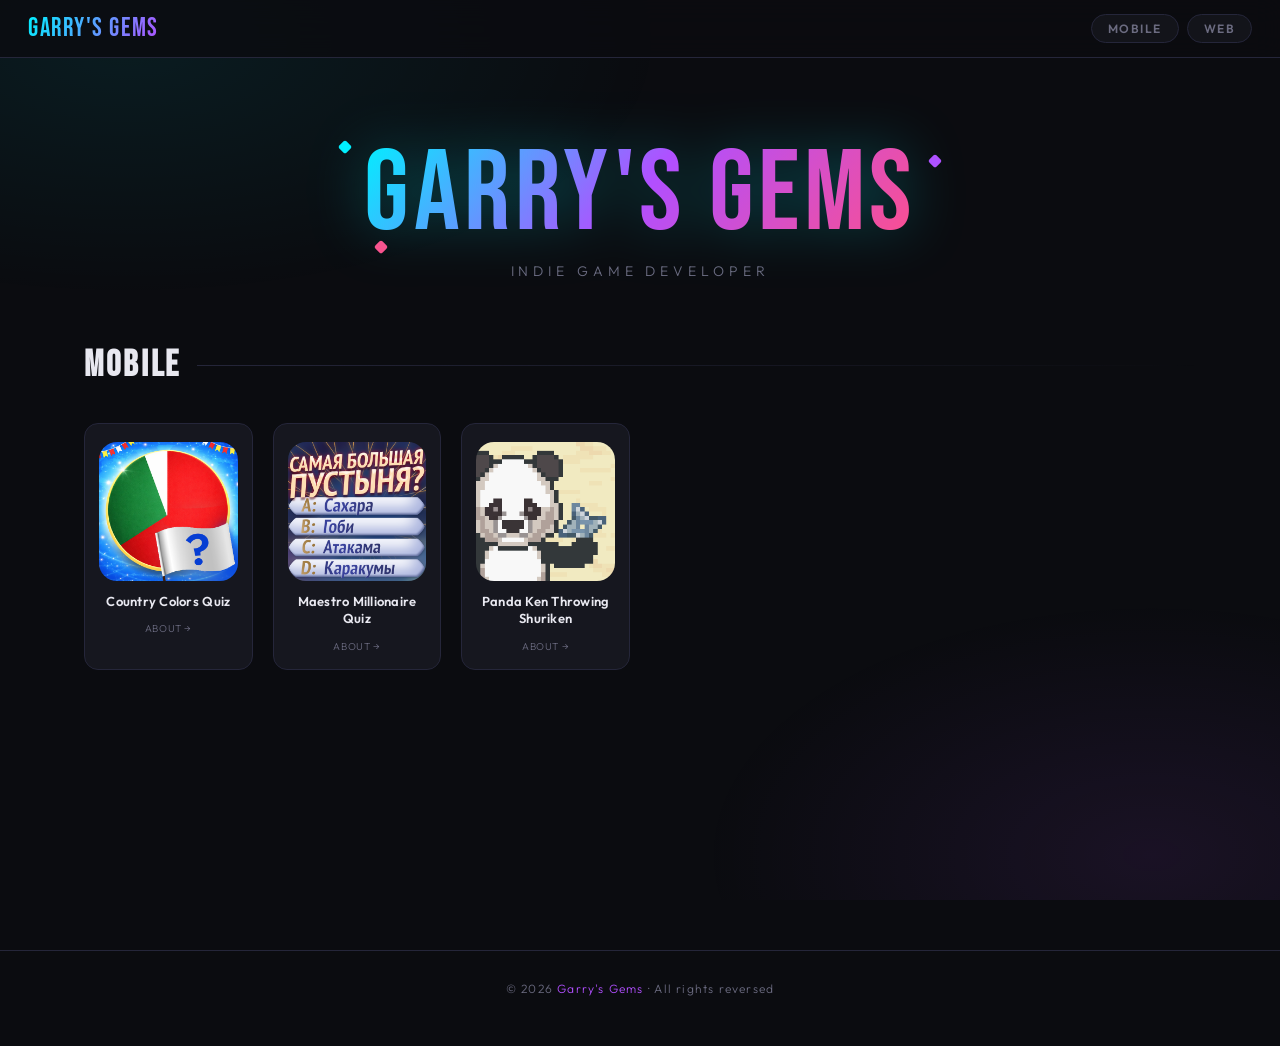
<file: index.html>
<!DOCTYPE html>
<html lang="ru">
<head>
  <meta charset="UTF-8"/>
  <meta name="viewport" content="width=device-width, initial-scale=1.0"/>
  <title>Garry's Gems — Games</title>
  <link rel="stylesheet" href="style.css"/>
  <style>
    /* ── HERO ── */
    .hero {
      position: relative;
      z-index: 10;
      text-align: center;
      padding: 80px 20px 64px;
    }
    .logo-wrap { display: inline-block; position: relative; }
    .logo {
      font-family: var(--font-display);
      font-size: clamp(58px, 11vw, 114px);
      letter-spacing: 0.04em;
      line-height: 1;
      background: linear-gradient(130deg, var(--gem1) 0%, var(--gem2) 50%, var(--gem3) 100%);
      -webkit-background-clip: text;
      -webkit-text-fill-color: transparent;
      background-clip: text;
      filter: drop-shadow(0 0 28px rgba(0,240,255,.3));
      animation: pulse-logo 4s ease-in-out infinite;
    }
    @keyframes pulse-logo {
      0%,100% { filter: drop-shadow(0 0 28px rgba(0,240,255,.3)); }
      50%      { filter: drop-shadow(0 0 48px rgba(177,79,255,.5)); }
    }
    .logo-sub {
      font-size: clamp(11px, 2vw, 14px);
      letter-spacing: 0.35em;
      text-transform: uppercase;
      color: var(--muted);
      margin-top: 10px;
    }
    .gem-deco {
      position: absolute;
      width: 10px; height: 10px;
      border-radius: 2px;
      transform: rotate(45deg);
      animation: float 3s ease-in-out infinite;
    }
    .gem-deco:nth-child(1) { background:var(--gem1); top:4px;  left:-24px; animation-delay:0s; }
    .gem-deco:nth-child(2) { background:var(--gem2); top:18px; right:-24px;animation-delay:.8s; }
    .gem-deco:nth-child(3) { background:var(--gem3); bottom:0; left:12px;  animation-delay:1.6s;}
    @keyframes float {
      0%,100% { transform:rotate(45deg) translateY(0); }
      50%      { transform:rotate(45deg) translateY(-6px); }
    }

    /* ── SECTION SPACING ── */
    .games-section { margin-bottom: 72px; }
    .android-icon  { background: linear-gradient(135deg,#1db954,#0a7a38); }
    .yandex-icon   { background: linear-gradient(135deg,#ff6900,#c93a00); }
  </style>
</head>
<body>

<!-- NAV -->
<nav class="site-nav">
  <a class="nav-logo" href="index.html">Garry's Gems</a>
  <div class="nav-links">
    <a href="index.html#android">Mobile</a>
    <a href="index.html#yandex">Web</a>
  </div>
</nav>

<!-- HERO -->
<div class="hero">
  <div class="logo-wrap">
    <div class="gem-deco"></div>
    <div class="gem-deco"></div>
    <div class="gem-deco"></div>
    <div class="logo">Garry's Gems</div>
  </div>
  <p class="logo-sub">Indie Game Developer</p>
</div>

<main class="page-wrap">

  <!-- ANDROID -->
  <section class="games-section android-section reveal" id="android">
    <div class="section-header">
      <!-- <div class="section-icon android-icon">🤖</div> -->
      <h2 class="section-title">Mobile</h2>
      <div class="section-line"></div>
    </div>
    <div class="game-grid" id="android-grid"></div>
  </section>

  <!-- ЯНДЕКС -->
  <section class="games-section yandex-section reveal" id="yandex">
    <div class="section-header">
      <!-- <div class="section-icon yandex-icon">🎯</div> -->
      <!--<h2 class="section-title">Web</h2>
      <div class="section-line"></div>-->
    </div>
    <div class="game-grid" id="yandex-grid"></div>
  </section>

</main>

<footer class="site-footer">
  <!-- <div class="footer-links">
    <a href="terms.html">Terms of Use</a>
    <a href="privacy.html">Privacy Policy</a>
  </div> -->
  © 2026 <span>Garry's Gems</span> · All rights reversed
</footer>

<script src="main.js"></script>
<script>
/* ── GAME DATA ──
   icon:  путь к картинке (png/jpg/webp)
   Замените "images/gem-blaster.png" на реальные пути к иконкам.
   Ссылка ведёт на страницу описания игры.
*/
const androidGames = [
  { name: "Country Colors Quiz",   icon: "country-colors-quiz/flagquiz_icon.png",  url: "country-colors-quiz/game.html"  },
  { name: "Maestro Millionaire Quiz",   icon: "maestro-millionaire-quiz/playstore-icon.png",  url: "maestro-millionaire-quiz/game.html"  },
  { name: "Panda Ken Throwing Shuriken",    icon: "panda-ken-throwing-shuriken/pandaken.png",   url: "panda-ken-throwing-shuriken/game.html"   }
];

const yandexGames = [
 /* { name: "Crystal Drop",  icon: "images/icon-crystal-drop.png", url: "game.html?id=crystal-drop" },
  { name: "Dungeon Keys",  icon: "images/icon-dungeon-keys.png", url: "game.html?id=dungeon-keys" },
  { name: "Star Catcher",  icon: "images/icon-star-catcher.png", url: "game.html?id=star-catcher" },
  { name: "Block Party",   icon: "images/icon-block-party.png",  url: "game.html?id=block-party"  },*/
];

function renderGames(games, containerId) {
  const grid = document.getElementById(containerId);
  games.forEach(g => {
    const a = document.createElement('a');
    a.href = g.url;
    a.className = 'game-card';

    // иконка — картинка, при ошибке показываем заглушку
    a.innerHTML = `
      <img class="game-icon-img" src="${g.icon}" alt="${g.name}"
           onerror="this.style.display='none'; this.nextElementSibling.style.display='flex';">
      <div class="game-icon-placeholder" style="display:none;">🎮</div>
      <div class="game-name">${g.name}</div>
      <div class="game-badge">About →</div>
    `;
    grid.appendChild(a);
  });
}

renderGames(androidGames, 'android-grid');
renderGames(yandexGames,  'yandex-grid');
</script>
</body>
</html>
</file>
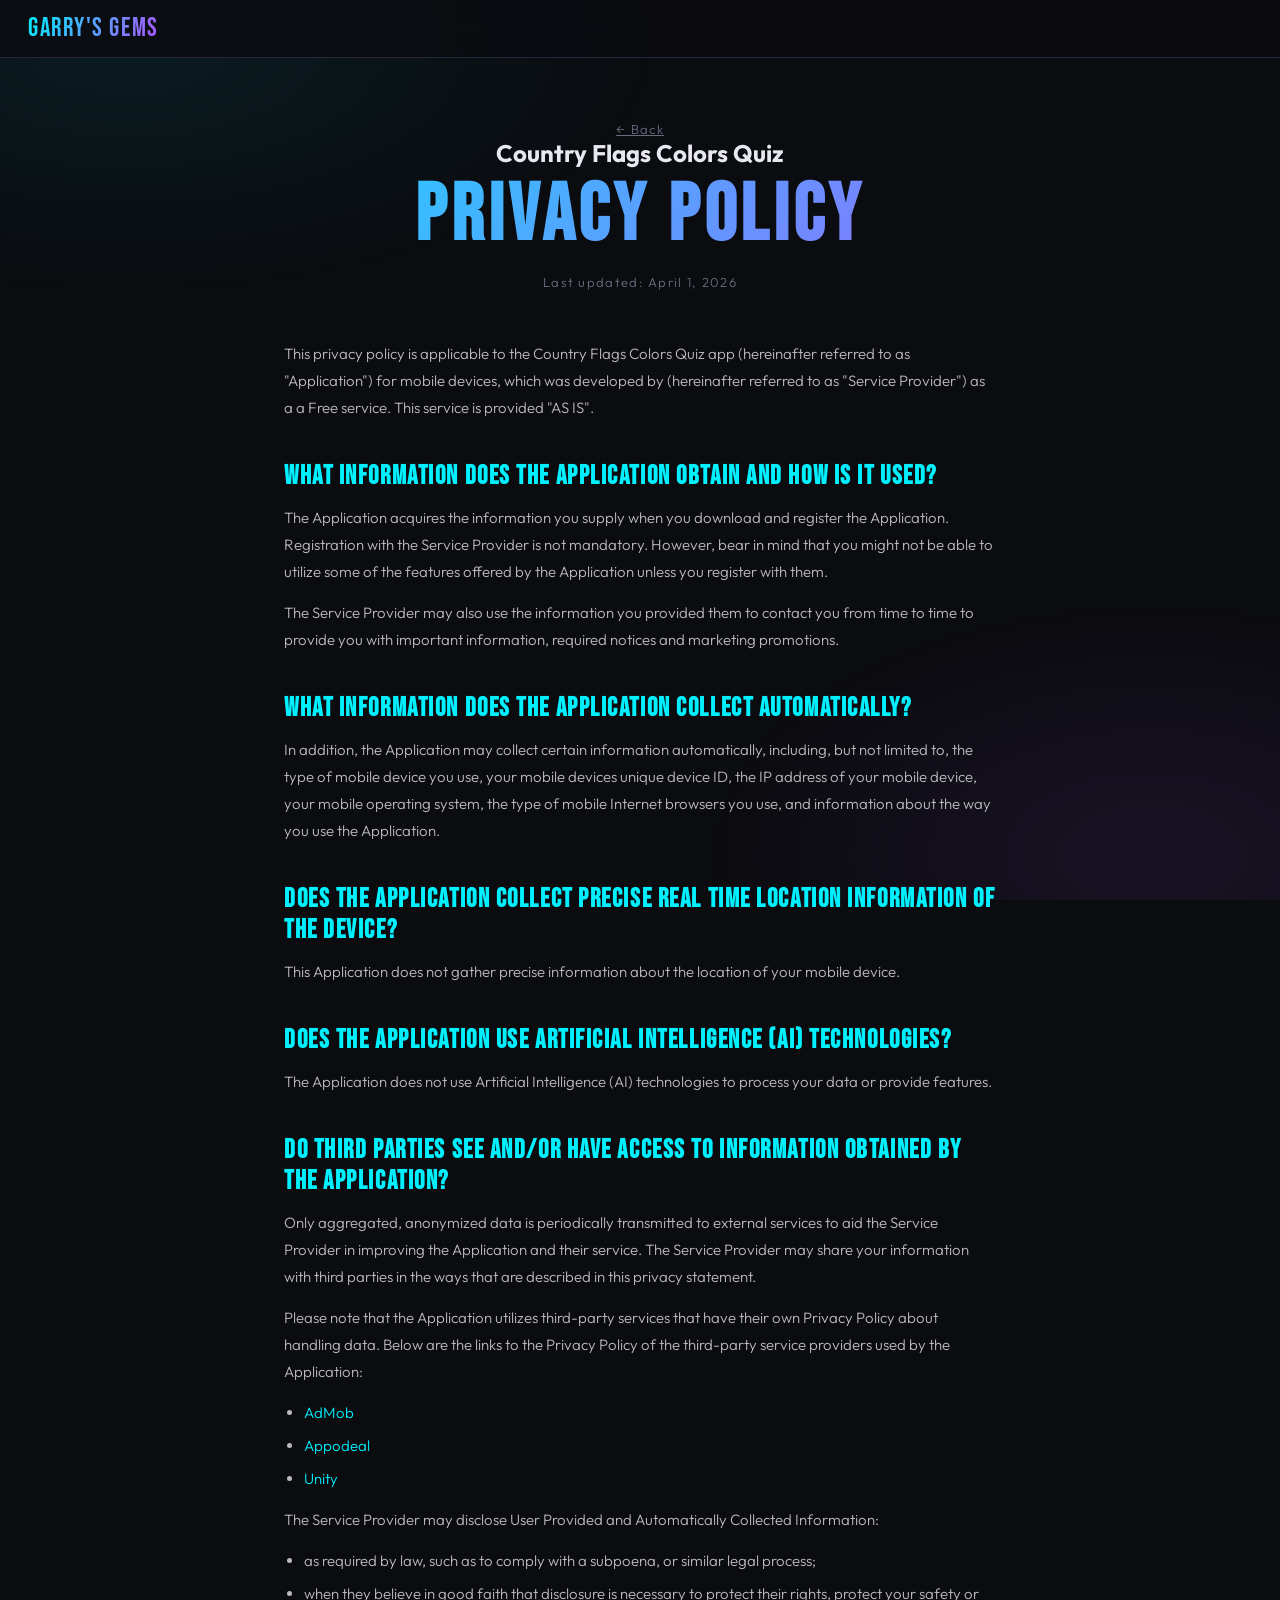
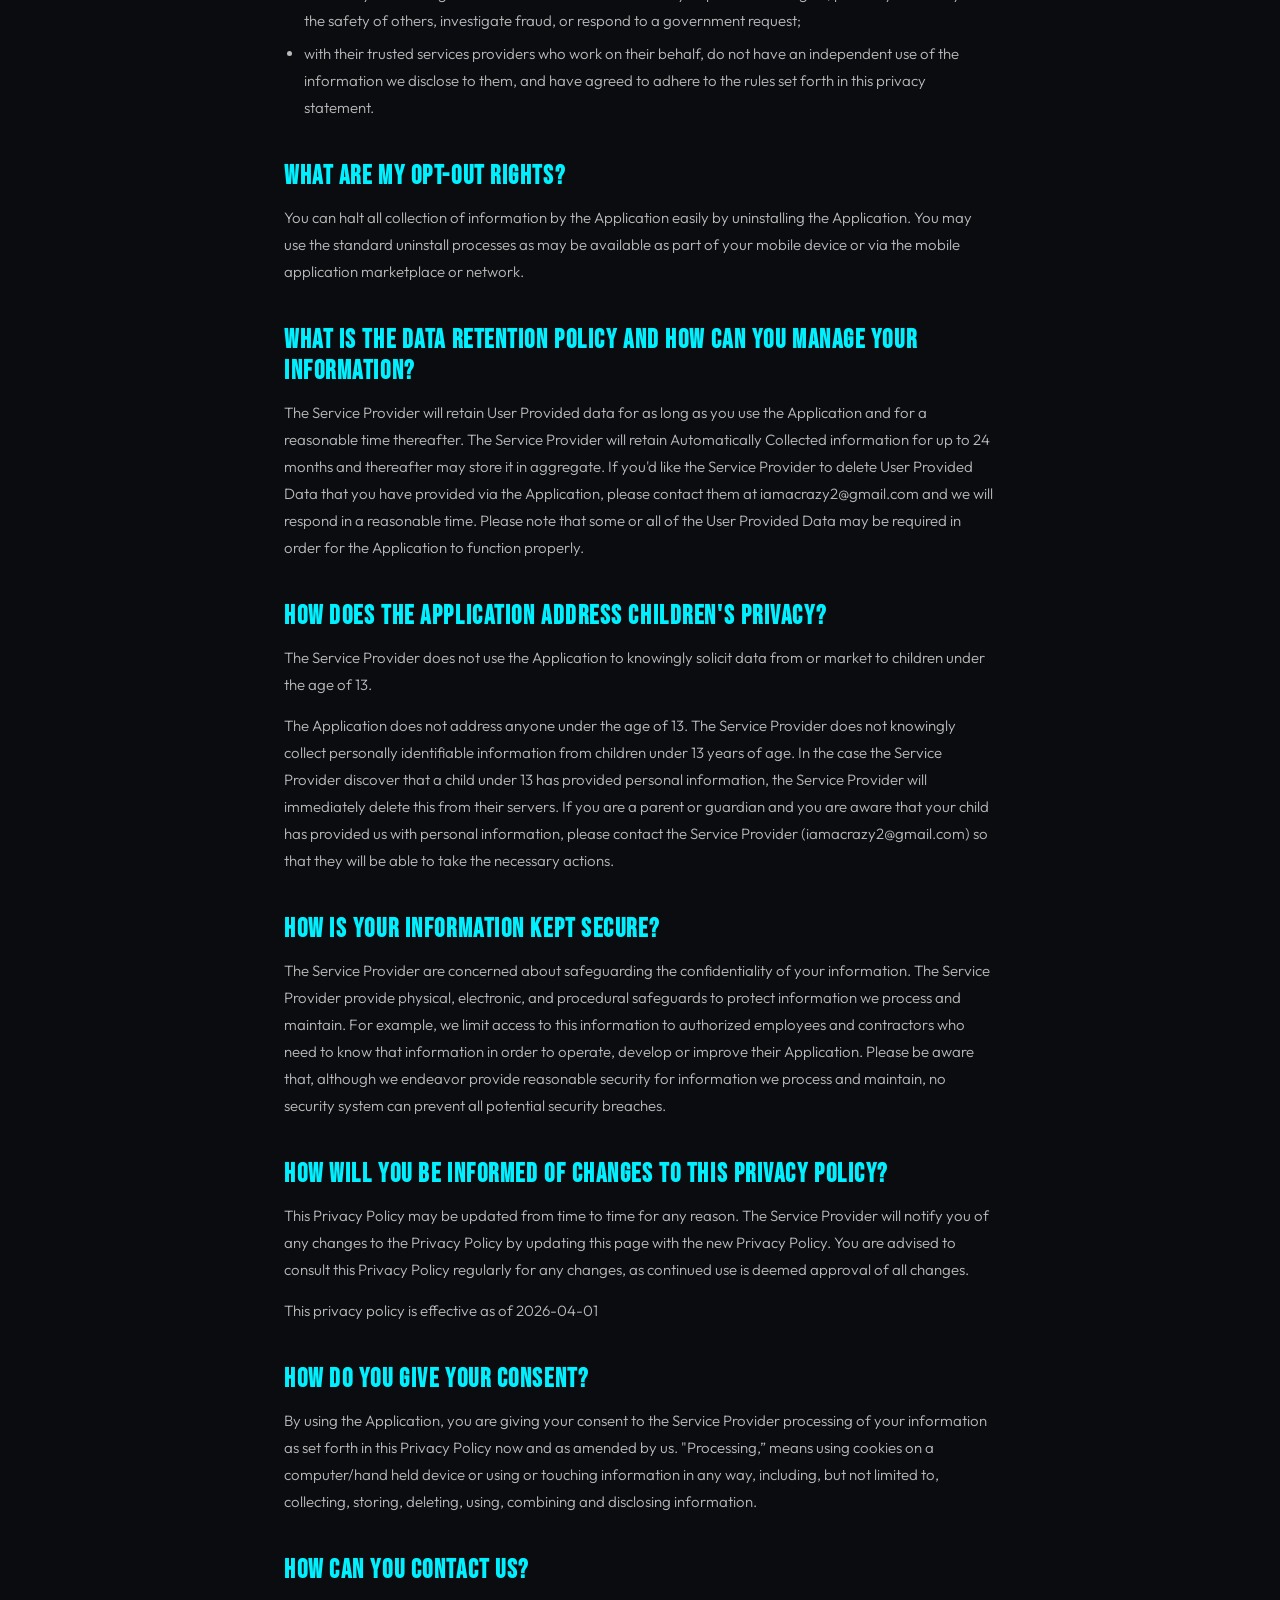
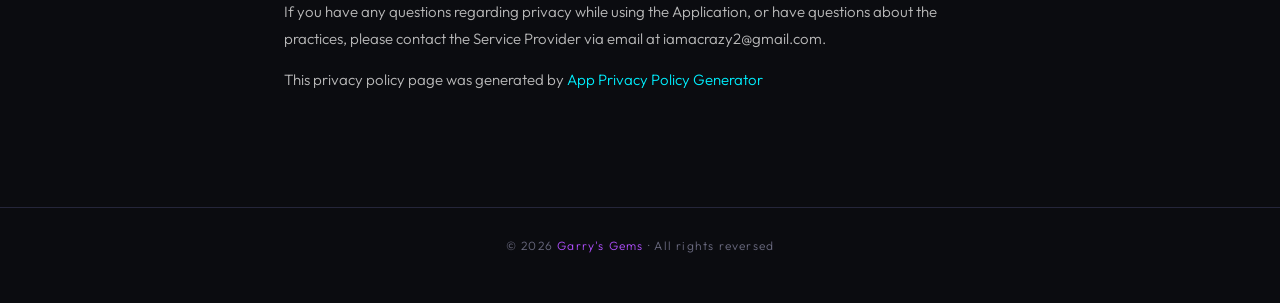
<file: country-colors-quiz/privacy.html>
<!DOCTYPE html>
<html lang="en">
<head>
  <meta charset="UTF-8"/>
  <meta name="viewport" content="width=device-width, initial-scale=1.0"/>
  <title>Privacy Policy — Country Flags Colors Quiz</title>
  <link rel="stylesheet" href="../style.css"/>
</head>
<body>

<nav class="site-nav">
  <a class="nav-logo" href="../index.html">Garry's Gems</a>
  <!--<div class="nav-links">
    <a href="index.html#android">Android</a>
    <a href="index.html#yandex">Яндекс</a>
  </div> -->
</nav>

<div class="legal-hero reveal">
  <a href="game.html" class="updated">← Back</a>

  <h2>Country Flags Colors Quiz</h2>
  <h1>Privacy Policy</h1>
  <p class="updated">Last updated: April 1, 2026</p>
</div>

<div class="legal-body">
<p>This privacy policy is applicable to the Country Flags Colors Quiz app (hereinafter referred to as "Application") for mobile devices, which was developed by  (hereinafter referred to as "Service Provider") as a a Free service. This service is provided "AS IS".</p>
<h2>What information does the Application obtain and how is it used?</h2>
<p>The Application acquires the information you supply when you download and register the Application. Registration with the Service Provider is not mandatory. However, bear in mind that you might not be able to utilize some of the features offered by the Application unless you register with them.</p>
<p>The Service Provider may also use the information you provided them to contact you from time to time to provide you with important information, required notices and marketing promotions.</p>
<h2>What information does the Application collect automatically?</h2>
<p>In addition, the Application may collect certain information automatically, including, but not limited to, the type of mobile device you use, your mobile devices unique device ID, the IP address of your mobile device, your mobile operating system, the type of mobile Internet browsers you use, and information about the way you use the Application.</p>
<h2>Does the Application collect precise real time location information of the device?</h2>
<p>This Application does not gather precise information about the location of your mobile device.</p>
<h2>Does the Application use Artificial Intelligence (AI) technologies?</h2>
<p>The Application does not use Artificial Intelligence (AI) technologies to process your data or provide features.</p>
<h2>Do third parties see and/or have access to information obtained by the Application?</h2>
<p>Only aggregated, anonymized data is periodically transmitted to external services to aid the Service Provider in improving the Application and their service. The Service Provider may share your information with third parties in the ways that are described in this privacy statement.</p>
<p>Please note that the Application utilizes third-party services that have their own Privacy Policy about handling data. Below are the links to the Privacy Policy of the third-party service providers used by the Application:</p>
<ul><li><a href="https://support.google.com/admob/answer/6128543?hl=en" target="_blank" rel="noopener noreferrer">AdMob</a></li><li><a href="https://www.appodeal.com/home/privacy-policy/" target="_blank" rel="noopener noreferrer">Appodeal</a></li><li><a href="https://unity3d.com/legal/privacy-policy" target="_blank" rel="noopener noreferrer">Unity</a></li></ul>
<p>The Service Provider may disclose User Provided and Automatically Collected Information:</p>
<ul><li>as required by law, such as to comply with a subpoena, or similar legal process;</li><li>when they believe in good faith that disclosure is necessary to protect their rights, protect your safety or the safety of others, investigate fraud, or respond to a government request;</li><li>with their trusted services providers who work on their behalf, do not have an independent use of the information we disclose to them, and have agreed to adhere to the rules set forth in this privacy statement.</li></ul>
<h2>What are my opt-out rights?</h2>
<p>You can halt all collection of information by the Application easily by uninstalling the Application. You may use the standard uninstall processes as may be available as part of your mobile device or via the mobile application marketplace or network.</p>
<h2>What is the data retention policy and how can you manage your information?</h2>
<p>The Service Provider will retain User Provided data for as long as you use the Application and for a reasonable time thereafter. The Service Provider will retain Automatically Collected information for up to 24 months and thereafter may store it in aggregate. If you'd like the Service Provider to delete User Provided Data that you have provided via the Application, please contact them at iamacrazy2@gmail.com and we will respond in a reasonable time. Please note that some or all of the User Provided Data may be required in order for the Application to function properly.</p>
<h2>How does the Application address children's privacy?</h2>
<p>The Service Provider does not use the Application to knowingly solicit data from or market to children under the age of 13.</p>
<p>The Application does not address anyone under the age of 13. The Service Provider does not knowingly collect personally identifiable information from children under 13 years of age. In the case the Service Provider discover that a child under 13 has provided personal information, the Service Provider will immediately delete this from their servers. If you are a parent or guardian and you are aware that your child has provided us with personal information, please contact the Service Provider (iamacrazy2@gmail.com) so that they will be able to take the necessary actions.</p>
<h2>How is your information kept secure?</h2>
<p>The Service Provider are concerned about safeguarding the confidentiality of your information. The Service Provider provide physical, electronic, and procedural safeguards to protect information we process and maintain. For example, we limit access to this information to authorized employees and contractors who need to know that information in order to operate, develop or improve their Application. Please be aware that, although we endeavor provide reasonable security for information we process and maintain, no security system can prevent all potential security breaches.</p>
<h2>How will you be informed of changes to this Privacy Policy?</h2>
<p>This Privacy Policy may be updated from time to time for any reason. The Service Provider will notify you of any changes to the Privacy Policy by updating this page with the new Privacy Policy. You are advised to consult this Privacy Policy regularly for any changes, as continued use is deemed approval of all changes.</p>
<p>This privacy policy is effective as of 2026-04-01</p>
<h2>How do you give your consent?</h2>
<p>By using the Application, you are giving your consent to the Service Provider processing of your information as set forth in this Privacy Policy now and as amended by us. "Processing,” means using cookies on a computer/hand held device or using or touching information in any way, including, but not limited to, collecting, storing, deleting, using, combining and disclosing information.</p>
<h2>How can you contact us?</h2>
<p>If you have any questions regarding privacy while using the Application, or have questions about the practices, please contact the Service Provider via email at iamacrazy2@gmail.com.</p>
<p>This privacy policy page was generated by <a href="https://app-privacy-policy-generator.nisrulz.com/" target="_blank" rel="noopener noreferrer">App Privacy Policy Generator</a></p>
</div>

<footer class="site-footer">
  <!-- <div class="footer-links">
    <a href="terms.html">Terms of Use</a>
    <a href="privacy.html">Privacy Policy</a>
  </div> -->
  © 2026 <span>Garry's Gems</span> · All rights reversed
</footer>

<script src="../main.js"></script>
</body>
</html>
</file>
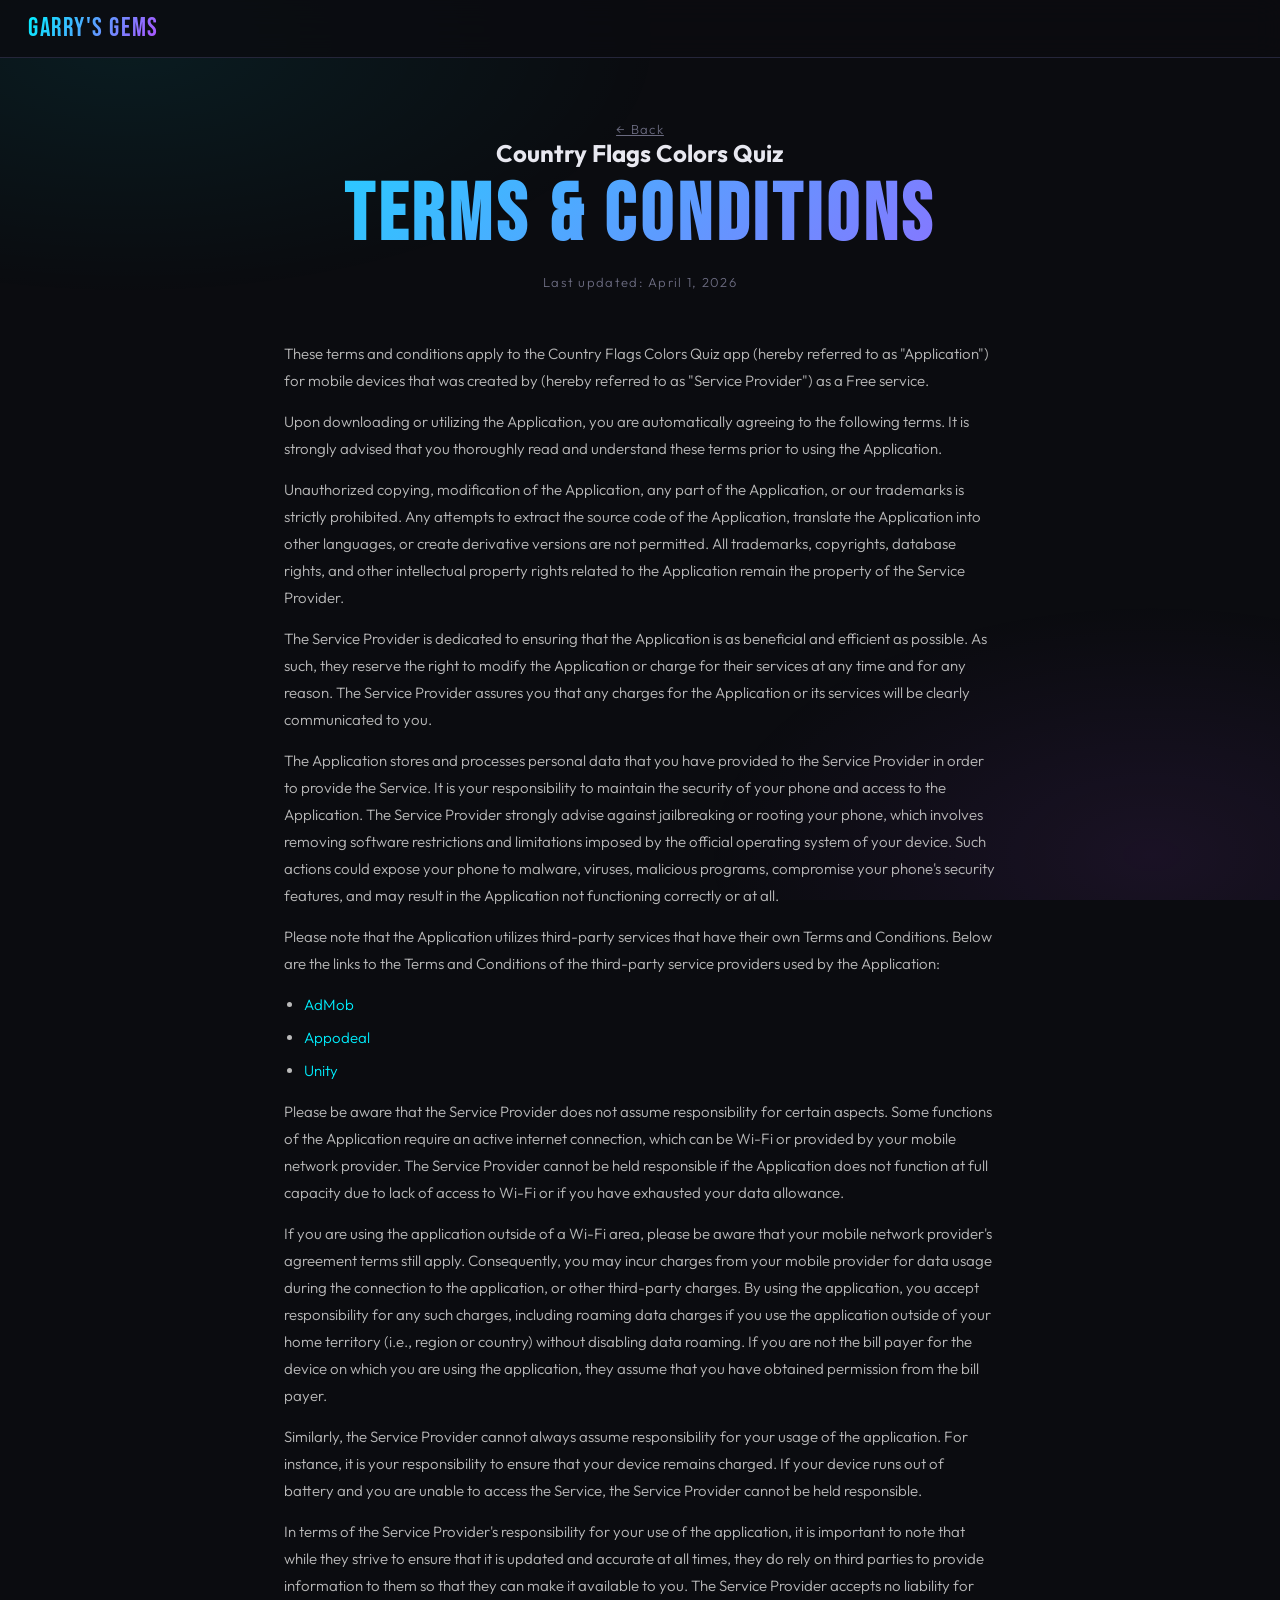
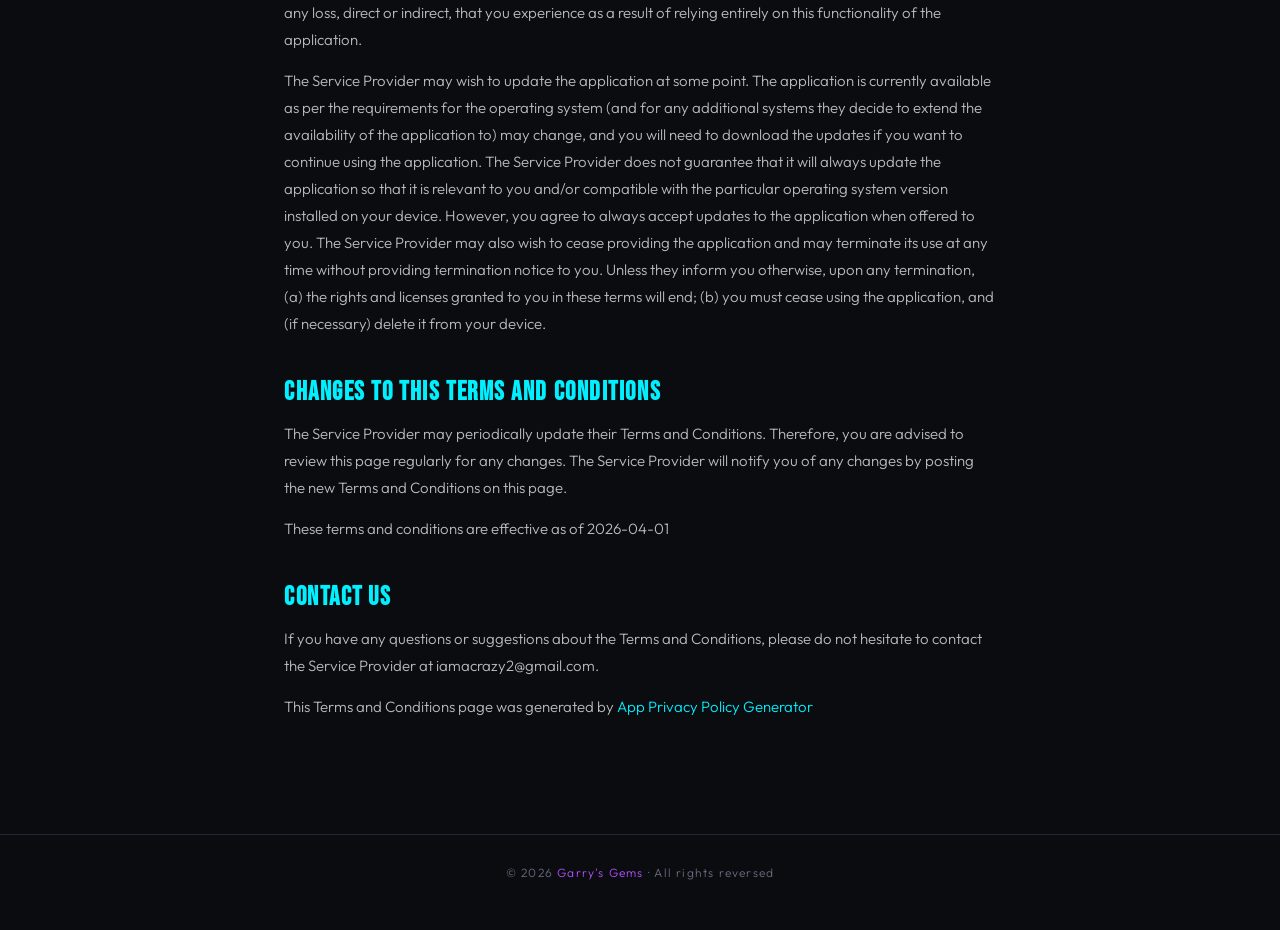
<file: country-colors-quiz/terms.html>
<!DOCTYPE html>
<html lang="en">
<head>
  <meta charset="UTF-8"/>
  <meta name="viewport" content="width=device-width, initial-scale=1.0"/>
  <title>Terms & Conditions — Country Flags Colors Quiz</title>
  <link rel="stylesheet" href="../style.css"/>
</head>
<body>

<nav class="site-nav">
  <a class="nav-logo" href="../index.html">Garry's Gems</a>
  <!--<div class="nav-links">
    <a href="index.html#android">Android</a>
    <a href="index.html#yandex">Яндекс</a>
  </div>-->
</nav>

<div class="legal-hero reveal">
  <a href="game.html" class="updated">← Back</a>

  <h2>Country Flags Colors Quiz</h2>
  <h1>Terms & Conditions</h1>
  <p class="updated">Last updated: April 1, 2026</p>
</div>

<div class="legal-body">
<p>These terms and conditions apply to the Country Flags Colors Quiz app (hereby referred to as "Application") for mobile devices that was created by  (hereby referred to as "Service Provider") as a Free service.</p>
<p>Upon downloading or utilizing the Application, you are automatically agreeing to the following terms. It is strongly advised that you thoroughly read and understand these terms prior to using the Application.</p>
<p>Unauthorized copying, modification of the Application, any part of the Application, or our trademarks is strictly prohibited. Any attempts to extract the source code of the Application, translate the Application into other languages, or create derivative versions are not permitted. All trademarks, copyrights, database rights, and other intellectual property rights related to the Application remain the property of the Service Provider.</p>
<p>The Service Provider is dedicated to ensuring that the Application is as beneficial and efficient as possible. As such, they reserve the right to modify the Application or charge for their services at any time and for any reason. The Service Provider assures you that any charges for the Application or its services will be clearly communicated to you.</p>
<p>The Application stores and processes personal data that you have provided to the Service Provider in order to provide the Service. It is your responsibility to maintain the security of your phone and access to the Application. The Service Provider strongly advise against jailbreaking or rooting your phone, which involves removing software restrictions and limitations imposed by the official operating system of your device. Such actions could expose your phone to malware, viruses, malicious programs, compromise your phone's security features, and may result in the Application not functioning correctly or at all.</p>
<p>Please note that the Application utilizes third-party services that have their own Terms and Conditions. Below are the links to the Terms and Conditions of the third-party service providers used by the Application:</p>
<ul><li><a href="https://developers.google.com/admob/terms" target="_blank" rel="noopener noreferrer">AdMob</a></li><li><a href="https://www.appodeal.com/home/terms-of-service/" target="_blank" rel="noopener noreferrer">Appodeal</a></li><li><a href="https://unity3d.com/legal/terms-of-service" target="_blank" rel="noopener noreferrer">Unity</a></li></ul>
<p>Please be aware that the Service Provider does not assume responsibility for certain aspects. Some functions of the Application require an active internet connection, which can be Wi-Fi or provided by your mobile network provider. The Service Provider cannot be held responsible if the Application does not function at full capacity due to lack of access to Wi-Fi or if you have exhausted your data allowance.</p>
<p>If you are using the application outside of a Wi-Fi area, please be aware that your mobile network provider's agreement terms still apply. Consequently, you may incur charges from your mobile provider for data usage during the connection to the application, or other third-party charges. By using the application, you accept responsibility for any such charges, including roaming data charges if you use the application outside of your home territory (i.e., region or country) without disabling data roaming. If you are not the bill payer for the device on which you are using the application, they assume that you have obtained permission from the bill payer.</p>
<p>Similarly, the Service Provider cannot always assume responsibility for your usage of the application. For instance, it is your responsibility to ensure that your device remains charged. If your device runs out of battery and you are unable to access the Service, the Service Provider cannot be held responsible.</p>
<p>In terms of the Service Provider's responsibility for your use of the application, it is important to note that while they strive to ensure that it is updated and accurate at all times, they do rely on third parties to provide information to them so that they can make it available to you. The Service Provider accepts no liability for any loss, direct or indirect, that you experience as a result of relying entirely on this functionality of the application.</p>
<p>The Service Provider may wish to update the application at some point. The application is currently available as per the requirements for the operating system (and for any additional systems they decide to extend the availability of the application to) may change, and you will need to download the updates if you want to continue using the application. The Service Provider does not guarantee that it will always update the application so that it is relevant to you and/or compatible with the particular operating system version installed on your device. However, you agree to always accept updates to the application when offered to you. The Service Provider may also wish to cease providing the application and may terminate its use at any time without providing termination notice to you. Unless they inform you otherwise, upon any termination, (a) the rights and licenses granted to you in these terms will end; (b) you must cease using the application, and (if necessary) delete it from your device.</p>
<h2>Changes to This Terms and Conditions</h2>
<p>The Service Provider may periodically update their Terms and Conditions. Therefore, you are advised to review this page regularly for any changes. The Service Provider will notify you of any changes by posting the new Terms and Conditions on this page.</p>
<p>These terms and conditions are effective as of 2026-04-01</p>
<h2>Contact Us</h2>
<p>If you have any questions or suggestions about the Terms and Conditions, please do not hesitate to contact the Service Provider at iamacrazy2@gmail.com.</p>
<p>This Terms and Conditions page was generated by <a href="https://app-privacy-policy-generator.nisrulz.com/" target="_blank" rel="noopener noreferrer">App Privacy Policy Generator</a></p>
</div>

<footer class="site-footer">
  <!-- <div class="footer-links">
    <a href="terms.html">Terms of Use</a>
    <a href="privacy.html">Privacy Policy</a>
  </div> -->
  © 2026 <span>Garry's Gems</span> · All rights reversed
</footer>

<script src="../main.js"></script>
</body>
</html>
</file>
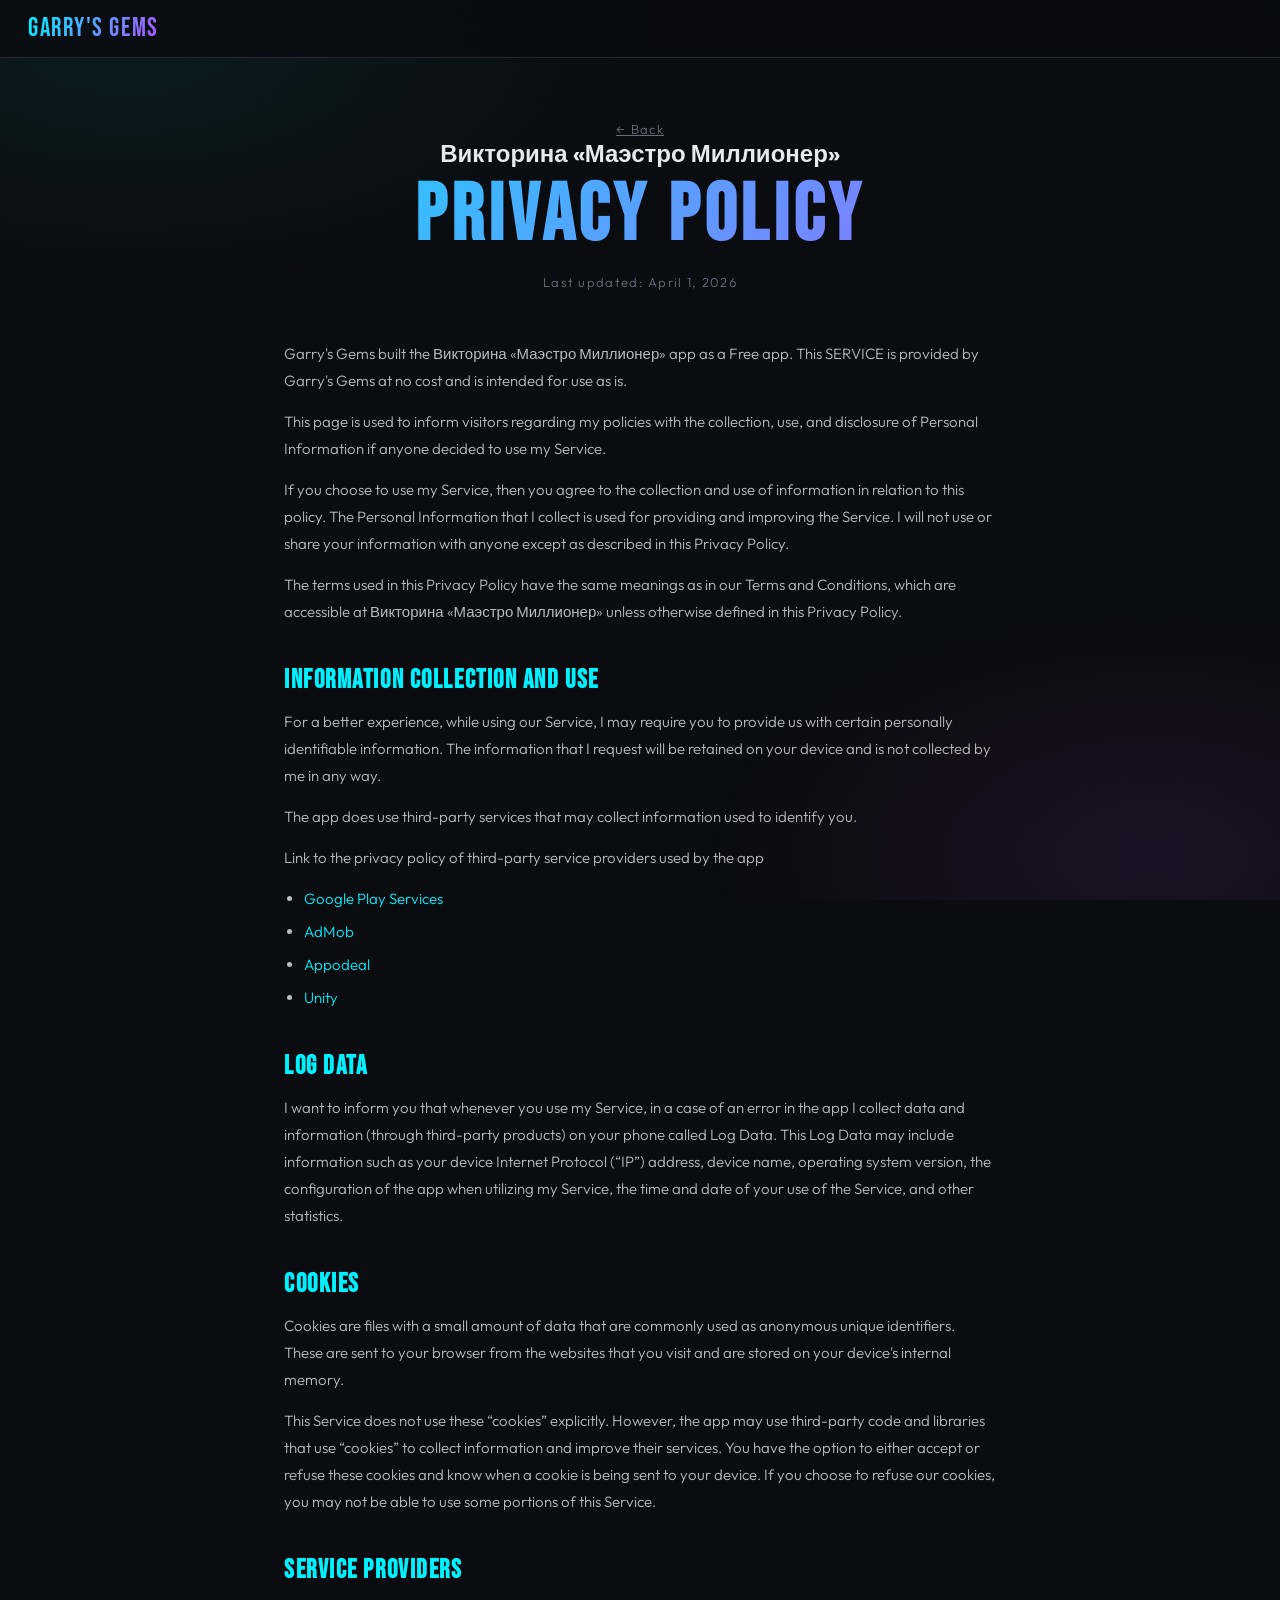
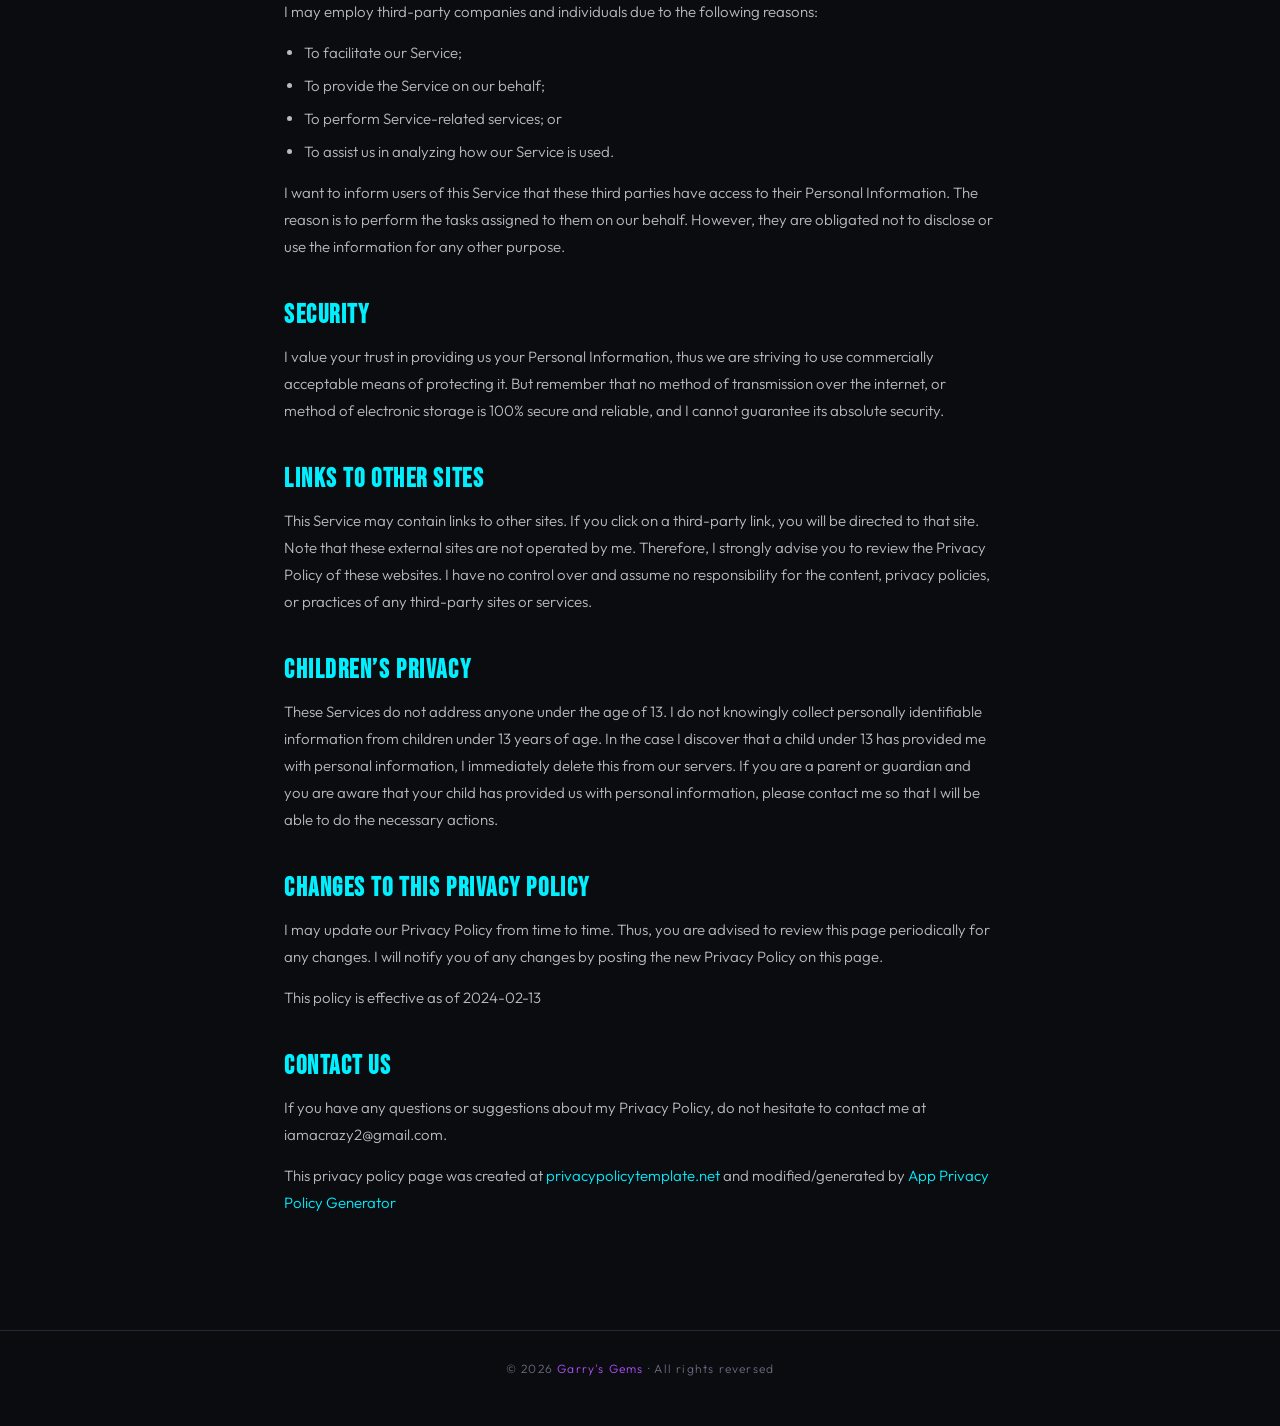
<file: maestro-millionaire-quiz/privacy.html>
<!DOCTYPE html>
<html lang="en">
<head>
  <meta charset="UTF-8"/>
  <meta name="viewport" content="width=device-width, initial-scale=1.0"/>
  <title>Privacy Policy — Garry's Gems</title>
  <link rel="stylesheet" href="../style.css"/>
</head>
<body>

<nav class="site-nav">
  <a class="nav-logo" href="../index.html">Garry's Gems</a>
  <!--<div class="nav-links">
    <a href="index.html#android">Android</a>
    <a href="index.html#yandex">Яндекс</a>
  </div> -->
</nav>

<div class="legal-hero reveal">
  <a href="game.html" class="updated">← Back</a>

  <h2>Викторина «Маэстро Миллионер»</h2>
  <h1>Privacy Policy</h1>
  <p class="updated">Last updated: April 1, 2026</p>
</div>

<div class="legal-body">
<p>Garry's Gems built the Викторина «Маэстро Миллионер» app as a Free app. This SERVICE is provided by Garry's Gems at no cost and is intended for use as is.</p>
<p>This page is used to inform visitors regarding my policies with the collection, use, and disclosure of Personal Information if anyone decided to use my Service.</p>
<p>If you choose to use my Service, then you agree to the collection and use of information in relation to this policy. The Personal Information that I collect is used for providing and improving the Service. I will not use or share your information with anyone except as described in this Privacy Policy.</p>
<p>The terms used in this Privacy Policy have the same meanings as in our Terms and Conditions, which are accessible at Викторина «Маэстро Миллионер» unless otherwise defined in this Privacy Policy.</p>
<h2>Information Collection and Use</h2>
<p>For a better experience, while using our Service, I may require you to provide us with certain personally identifiable information. The information that I request will be retained on your device and is not collected by me in any way.</p>
<p>The app does use third-party services that may collect information used to identify you.</p>
<p>Link to the privacy policy of third-party service providers used by the app</p>
<ul><li><a href="https://www.google.com/policies/privacy/">Google Play Services</a></li><li><a href="https://support.google.com/admob/answer/6128543?hl=en">AdMob</a></li><li><a href="https://www.appodeal.com/home/privacy-policy/">Appodeal</a></li><li><a href="https://unity3d.com/legal/privacy-policy">Unity</a></li></ul>
<h2>Log Data</h2>
<p>I want to inform you that whenever you use my Service, in a case of an error in the app I collect data and information (through third-party products) on your phone called Log Data. This Log Data may include information such as your device Internet Protocol (“IP”) address, device name, operating system version, the configuration of the app when utilizing my Service, the time and date of your use of the Service, and other statistics.</p>
<h2>Cookies</h2>
<p>Cookies are files with a small amount of data that are commonly used as anonymous unique identifiers. These are sent to your browser from the websites that you visit and are stored on your device's internal memory.</p>
<p>This Service does not use these “cookies” explicitly. However, the app may use third-party code and libraries that use “cookies” to collect information and improve their services. You have the option to either accept or refuse these cookies and know when a cookie is being sent to your device. If you choose to refuse our cookies, you may not be able to use some portions of this Service.</p>
<h2>Service Providers</h2>
<p>I may employ third-party companies and individuals due to the following reasons:</p>
<ul><li>To facilitate our Service;</li><li>To provide the Service on our behalf;</li><li>To perform Service-related services; or</li><li>To assist us in analyzing how our Service is used.</li></ul>
<p>I want to inform users of this Service that these third parties have access to their Personal Information. The reason is to perform the tasks assigned to them on our behalf. However, they are obligated not to disclose or use the information for any other purpose.</p>
<h2>Security</h2>
<p>I value your trust in providing us your Personal Information, thus we are striving to use commercially acceptable means of protecting it. But remember that no method of transmission over the internet, or method of electronic storage is 100% secure and reliable, and I cannot guarantee its absolute security.</p>
<h2>Links to Other Sites</h2>
<p>This Service may contain links to other sites. If you click on a third-party link, you will be directed to that site. Note that these external sites are not operated by me. Therefore, I strongly advise you to review the Privacy Policy of these websites. I have no control over and assume no responsibility for the content, privacy policies, or practices of any third-party sites or services.</p>
<h2>Children’s Privacy</h2>
<p>These Services do not address anyone under the age of 13. I do not knowingly collect personally identifiable information from children under 13 years of age. In the case I discover that a child under 13 has provided me with personal information, I immediately delete this from our servers. If you are a parent or guardian and you are aware that your child has provided us with personal information, please contact me so that I will be able to do the necessary actions.</p>
<h2>Changes to This Privacy Policy</h2>
<p>I may update our Privacy Policy from time to time. Thus, you are advised to review this page periodically for any changes. I will notify you of any changes by posting the new Privacy Policy on this page.</p>
<p>This policy is effective as of 2024-02-13</p>
<h2>Contact Us</h2>
<p>If you have any questions or suggestions about my Privacy Policy, do not hesitate to contact me at iamacrazy2@gmail.com.</p>
<p>This privacy policy page was created at <a href="https://privacypolicytemplate.net">privacypolicytemplate.net </a>and modified/generated by <a href="https://app-privacy-policy-generator.nisrulz.com/">App Privacy Policy Generator</a></p>

</div>

<footer class="site-footer">
  <!-- <div class="footer-links">
    <a href="terms.html">Terms of Use</a>
    <a href="privacy.html">Privacy Policy</a>
  </div> -->
  © 2026 <span>Garry's Gems</span> · All rights reversed
</footer>

<script src="../main.js"></script>
</body>
</html>
</file>
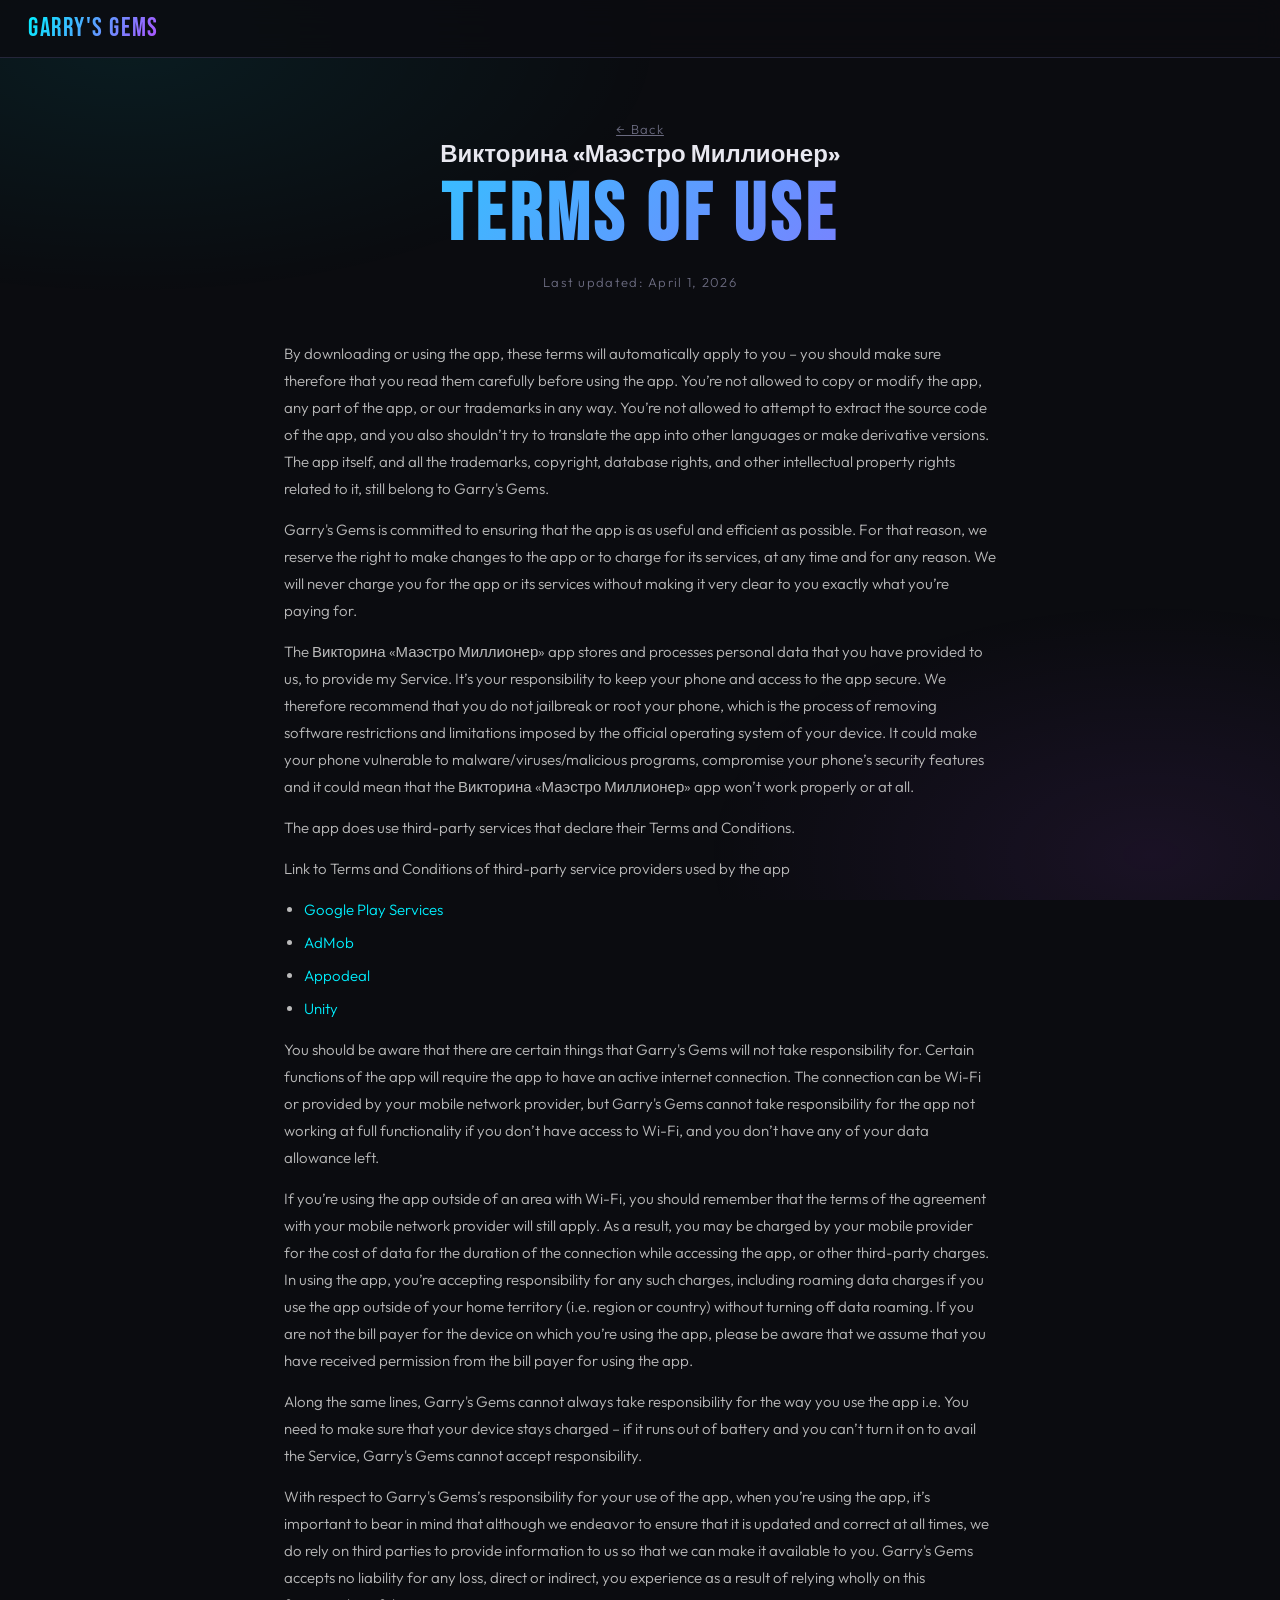
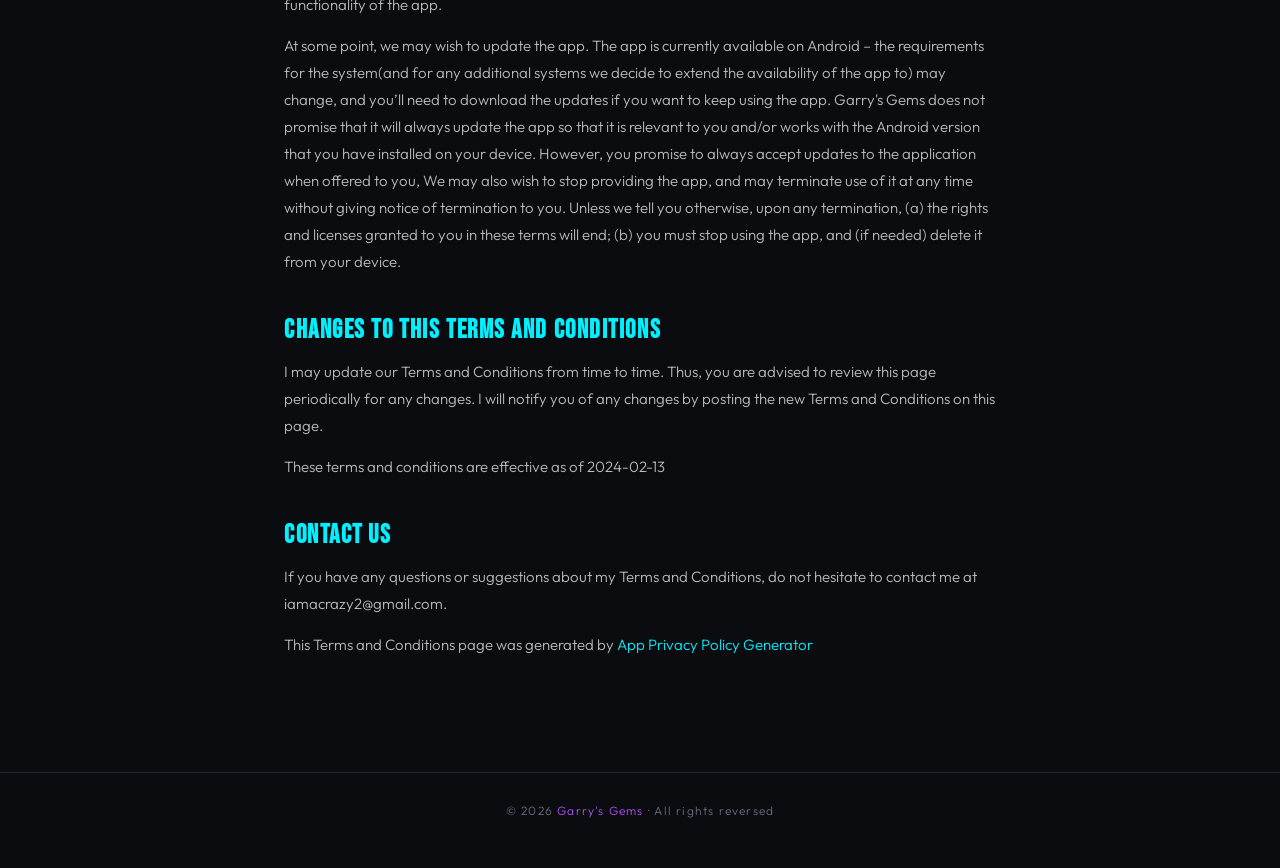
<file: maestro-millionaire-quiz/terms.html>
<!DOCTYPE html>
<html lang="en">
<head>
  <meta charset="UTF-8"/>
  <meta name="viewport" content="width=device-width, initial-scale=1.0"/>
  <title>Terms of Use — Garry's Gems</title>
  <link rel="stylesheet" href="../style.css"/>
</head>
<body>

<nav class="site-nav">
  <a class="nav-logo" href="../index.html">Garry's Gems</a>
  <!--<div class="nav-links">
    <a href="index.html#android">Android</a>
    <a href="index.html#yandex">Яндекс</a>
  </div>-->
</nav>

<div class="legal-hero reveal">
  <a href="game.html" class="updated">← Back</a>

  <h2>Викторина «Маэстро Миллионер»</h2>
  <h1>Terms of Use</h1>
  <p class="updated">Last updated: April 1, 2026</p>
</div>

<div class="legal-body">

  <p>                   By downloading or using the app, these terms will                   automatically apply to you – you should make sure therefore                   that you read them carefully before using the app. You’re not                   allowed to copy or modify the app, any part of the app, or                   our trademarks in any way. You’re not allowed to attempt to                   extract the source code of the app, and you also shouldn’t try                   to translate the app into other languages or make derivative                   versions. The app itself, and all the trademarks, copyright,                   database rights, and other intellectual property rights related                   to it, still belong to Garry's Gems.                 </p>
<p>                   Garry's Gems is committed to ensuring that the app is                   as useful and efficient as possible. For that reason, we                   reserve the right to make changes to the app or to charge for                   its services, at any time and for any reason. We will never                   charge you for the app or its services without making it very                   clear to you exactly what you’re paying for.                 </p>
<p>                   The Викторина «Маэстро Миллионер» app stores and processes personal data that                   you have provided to us, to provide my                   Service. It’s your responsibility to keep your phone and                   access to the app secure. We therefore recommend that you do                   not jailbreak or root your phone, which is the process of                   removing software restrictions and limitations imposed by the                   official operating system of your device. It could make your                   phone vulnerable to malware/viruses/malicious programs,                   compromise your phone’s security features and it could mean                   that the Викторина «Маэстро Миллионер» app won’t work properly or at all.                 </p>
  <p>                     The app does use third-party services that declare their                     Terms and Conditions.                   </p>
<p>                     Link to Terms and Conditions of third-party service                     providers used by the app                   </p>
<ul><li><a href="https://policies.google.com/terms" target="_blank" rel="noopener noreferrer">Google Play Services</a></li><li><a href="https://developers.google.com/admob/terms" target="_blank" rel="noopener noreferrer">AdMob</a></li><!----><!----><!----><!----><!----><!----><!----><li><a href="https://www.appodeal.com/home/terms-of-service/" target="_blank" rel="noopener noreferrer">Appodeal</a></li><!----><li><a href="https://unity3d.com/legal/terms-of-service" target="_blank" rel="noopener noreferrer">Unity</a></li><!----><!----><!----><!----><!----><!----><!----><!----><!----><!----><!----><!----><!----><!----><!----><!----><!----></ul>
<p>                   You should be aware that there are certain things that                   Garry's Gems will not take responsibility for. Certain                   functions of the app will require the app to have an active                   internet connection. The connection can be Wi-Fi or provided                   by your mobile network provider, but Garry's Gems                   cannot take responsibility for the app not working at full                   functionality if you don’t have access to Wi-Fi, and you don’t                   have any of your data allowance left.                 </p>
<p>                   If you’re using the app outside of an area with Wi-Fi, you                   should remember that the terms of the agreement with your                   mobile network provider will still apply. As a result, you may                   be charged by your mobile provider for the cost of data for                   the duration of the connection while accessing the app, or                   other third-party charges. In using the app, you’re accepting                   responsibility for any such charges, including roaming data                   charges if you use the app outside of your home territory                   (i.e. region or country) without turning off data roaming. If                   you are not the bill payer for the device on which you’re                   using the app, please be aware that we assume that you have                   received permission from the bill payer for using the app.                 </p>
<p>                   Along the same lines, Garry's Gems cannot always take                   responsibility for the way you use the app i.e. You need to                   make sure that your device stays charged – if it runs out of                   battery and you can’t turn it on to avail the Service,                   Garry's Gems cannot accept responsibility.                 </p>
<p>                   With respect to Garry's Gems’s responsibility for your                   use of the app, when you’re using the app, it’s important to                   bear in mind that although we endeavor to ensure that it is                   updated and correct at all times, we do rely on third parties                   to provide information to us so that we can make it available                   to you. Garry's Gems accepts no liability for any                   loss, direct or indirect, you experience as a result of                   relying wholly on this functionality of the app.                 </p>
<p>                   At some point, we may wish to update the app. The app is                   currently available on Android – the requirements for the                    system(and for any additional systems we                   decide to extend the availability of the app to) may change,                   and you’ll need to download the updates if you want to keep                   using the app. Garry's Gems does not promise that it                   will always update the app so that it is relevant to you                   and/or works with the Android version that you have                   installed on your device. However, you promise to always                   accept updates to the application when offered to you, We may                   also wish to stop providing the app, and may terminate use of                   it at any time without giving notice of termination to you.                   Unless we tell you otherwise, upon any termination, (a) the                   rights and licenses granted to you in these terms will end;                   (b) you must stop using the app, and (if needed) delete it                   from your device.                 </p>
<h2>Changes to This Terms and Conditions</h2>
<p>                   I may update our Terms and Conditions                   from time to time. Thus, you are advised to review this page                   periodically for any changes. I will                   notify you of any changes by posting the new Terms and                   Conditions on this page.                 </p>
<p>                   These terms and conditions are effective as of 2024-02-13                 </p>
<h2>Contact Us</h2>
<p>                   If you have any questions or suggestions about my                   Terms and Conditions, do not hesitate to contact me                   at iamacrazy2@gmail.com.                 </p>
<p>This Terms and Conditions page was generated by <a href="https://app-privacy-policy-generator.nisrulz.com/" target="_blank" rel="noopener noreferrer">App Privacy Policy Generator</a></p>
</div>

<footer class="site-footer">
  <!-- <div class="footer-links">
    <a href="terms.html">Terms of Use</a>
    <a href="privacy.html">Privacy Policy</a>
  </div> -->
  © 2026 <span>Garry's Gems</span> · All rights reversed
</footer>

<script src="../main.js"></script>
</body>
</html>
</file>
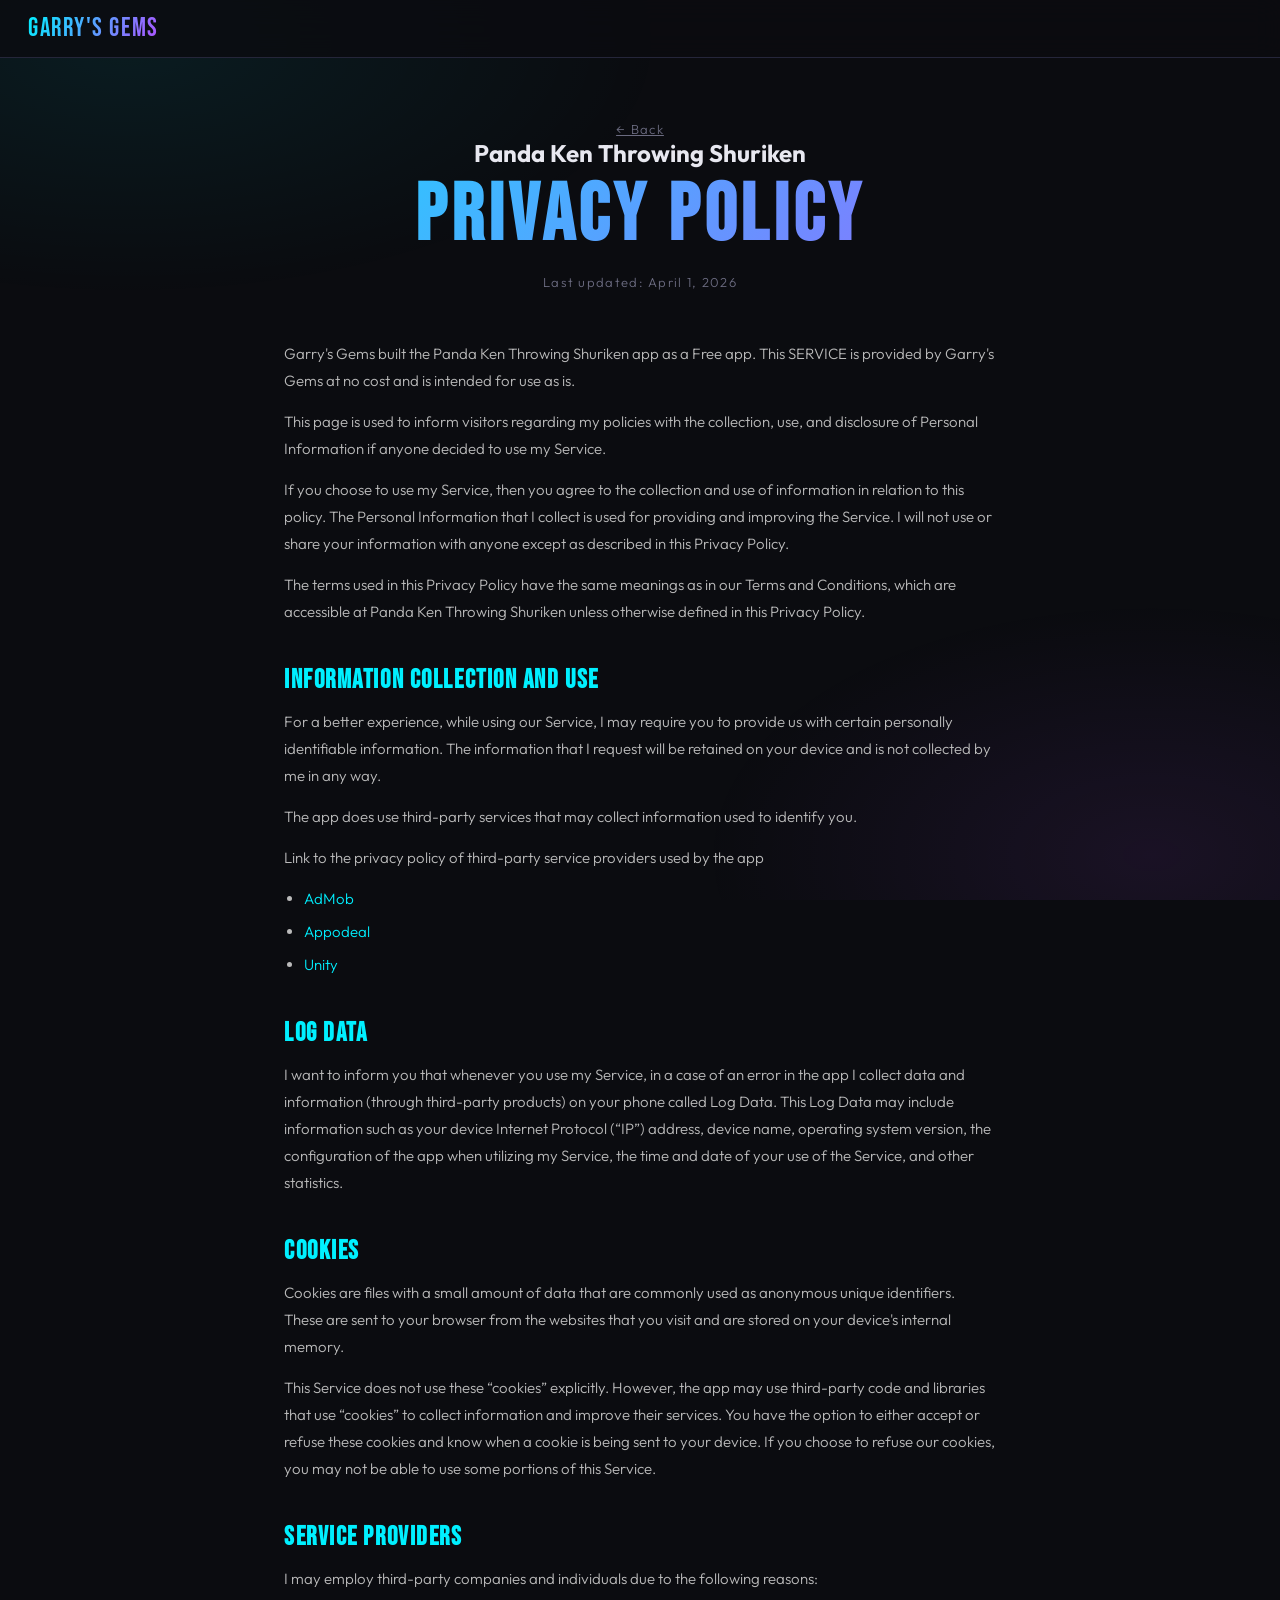
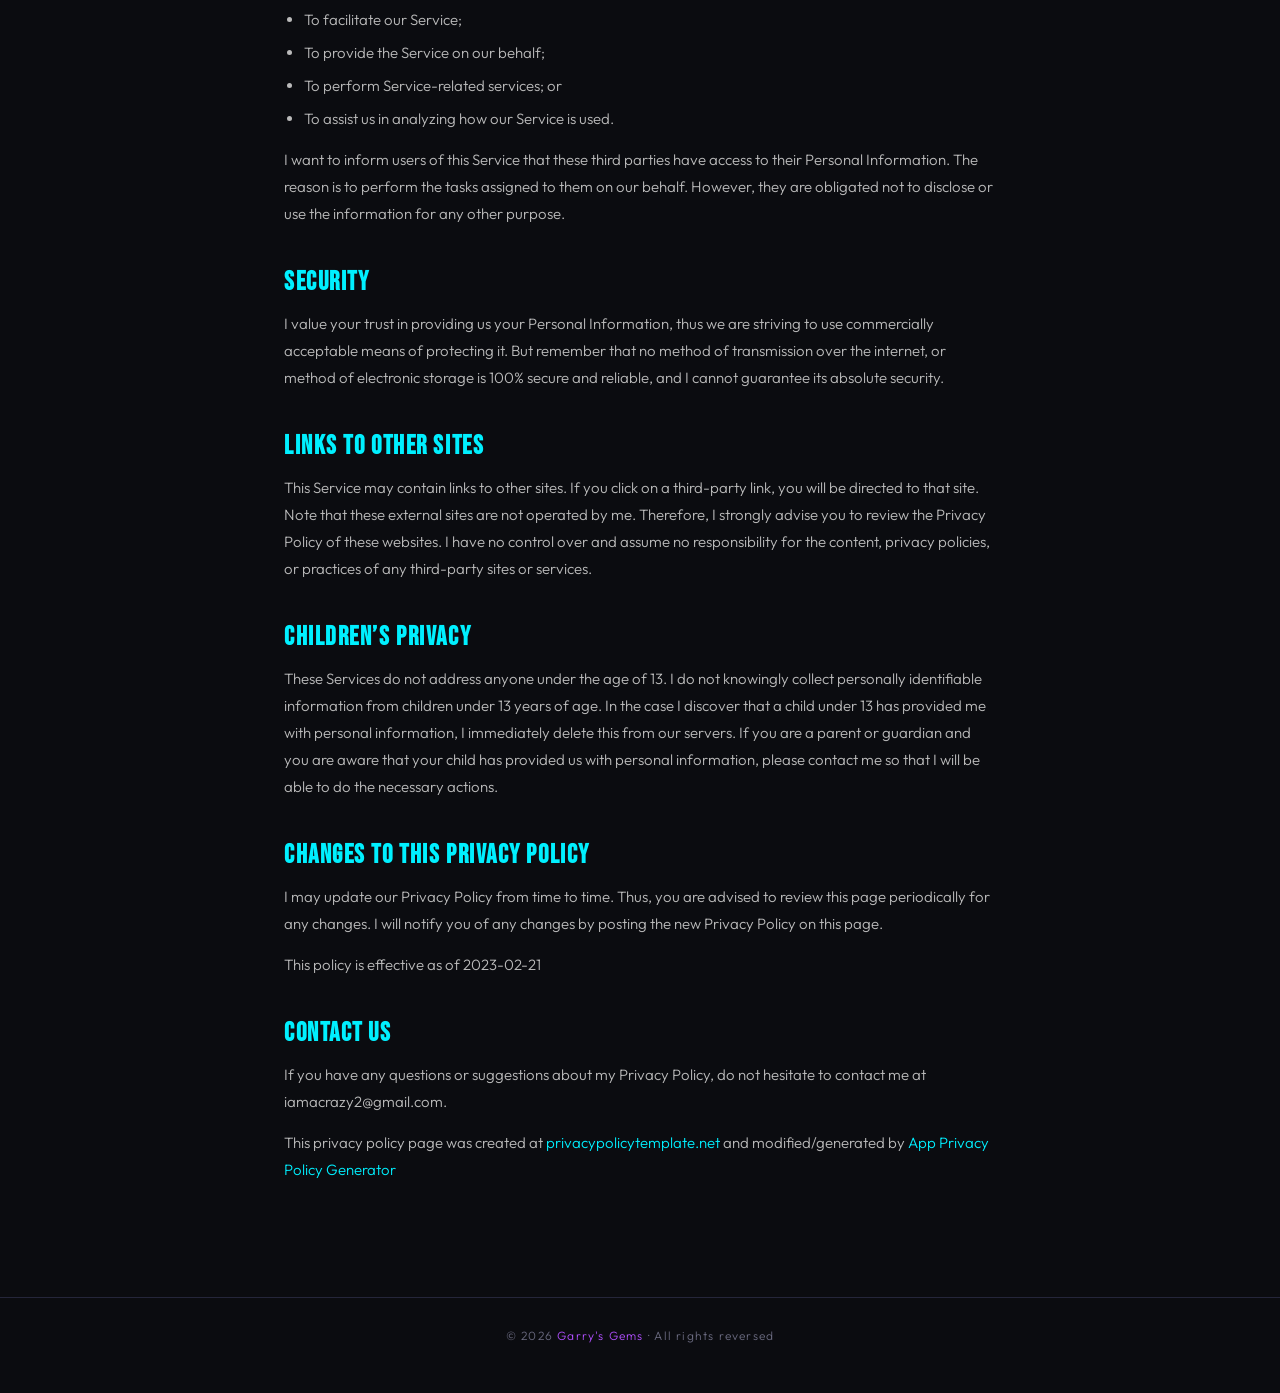
<file: panda-ken-throwing-shuriken/privacy.html>
<!DOCTYPE html>
<html lang="en">
<head>
  <meta charset="UTF-8"/>
  <meta name="viewport" content="width=device-width, initial-scale=1.0"/>
  <title>Privacy Policy — Panda Ken Throwing Shuriken</title>
  <link rel="stylesheet" href="../style.css"/>
</head>
<body>

<nav class="site-nav">
  <a class="nav-logo" href="../index.html">Garry's Gems</a>
  <!--<div class="nav-links">
    <a href="index.html#android">Android</a>
    <a href="index.html#yandex">Яндекс</a>
  </div> -->
</nav>

<div class="legal-hero reveal">
  <a href="game.html" class="updated">← Back</a>

  <h2>Panda Ken Throwing Shuriken</h2>
  <h1>Privacy Policy</h1>
  <p class="updated">Last updated: April 1, 2026</p>
</div>

<div class="legal-body">
<p>                   Garry's Gems built the Panda Ken Throwing Shuriken app as                   a Free app. This SERVICE is provided by                   Garry's Gems at no cost and is intended for use as                   is.                 </p>
<p>                   This page is used to inform visitors regarding my                   policies with the collection, use, and disclosure of Personal                   Information if anyone decided to use my Service.                 </p>
<p>                   If you choose to use my Service, then you agree to                   the collection and use of information in relation to this                   policy. The Personal Information that I collect is                   used for providing and improving the Service. I will not use or share your information with                   anyone except as described in this Privacy Policy.                 </p>
<p>                   The terms used in this Privacy Policy have the same meanings                   as in our Terms and Conditions, which are accessible at                   Panda Ken Throwing Shuriken unless otherwise defined in this Privacy Policy.                 </p>
<h2>Information Collection and Use</h2>
<p>                   For a better experience, while using our Service, I                   may require you to provide us with certain personally                   identifiable information. The information that                   I request will be retained on your device and is not collected by me in any way.                 </p>
<p>                     The app does use third-party services that may collect                     information used to identify you.                   </p>
<p>                     Link to the privacy policy of third-party service providers used                     by the app                   </p>
<ul><!----><li><a href="https://support.google.com/admob/answer/6128543?hl=en" target="_blank" rel="noopener noreferrer">AdMob</a></li><!----><!----><!----><!----><!----><!----><!----><li><a href="https://www.appodeal.com/home/privacy-policy/" target="_blank" rel="noopener noreferrer">Appodeal</a></li><!----><li><a href="https://unity3d.com/legal/privacy-policy" target="_blank" rel="noopener noreferrer">Unity</a></li><!----><!----><!----><!----><!----><!----><!----><!----><!----><!----><!----><!----><!----><!----><!----><!----></ul>
<h2>Log Data</h2>
<p>                   I want to inform you that whenever you                   use my Service, in a case of an error in the app                   I collect data and information (through third-party                   products) on your phone called Log Data. This Log Data may                   include information such as your device Internet Protocol                   (“IP”) address, device name, operating system version, the                   configuration of the app when utilizing my Service,                   the time and date of your use of the Service, and other                   statistics.                 </p>
<h2>Cookies</h2>
<p>                   Cookies are files with a small amount of data that are                   commonly used as anonymous unique identifiers. These are sent                   to your browser from the websites that you visit and are                   stored on your device's internal memory.                 </p>
<p>                   This Service does not use these “cookies” explicitly. However,                   the app may use third-party code and libraries that use                   “cookies” to collect information and improve their services.                   You have the option to either accept or refuse these cookies                   and know when a cookie is being sent to your device. If you                   choose to refuse our cookies, you may not be able to use some                   portions of this Service.                 </p>
<h2>Service Providers</h2>
<p>                   I may employ third-party companies and                   individuals due to the following reasons:                 </p>
<ul><li>To facilitate our Service;</li> <li>To provide the Service on our behalf;</li> <li>To perform Service-related services; or</li> <li>To assist us in analyzing how our Service is used.</li></ul>
<p>                   I want to inform users of this Service                   that these third parties have access to their Personal                   Information. The reason is to perform the tasks assigned to                   them on our behalf. However, they are obligated not to                   disclose or use the information for any other purpose.                 </p>
<h2>Security</h2>
<p>                   I value your trust in providing us your                   Personal Information, thus we are striving to use commercially                   acceptable means of protecting it. But remember that no method                   of transmission over the internet, or method of electronic                   storage is 100% secure and reliable, and I cannot                   guarantee its absolute security.                 </p>
<h2>Links to Other Sites</h2>
<p>                   This Service may contain links to other sites. If you click on                   a third-party link, you will be directed to that site. Note                   that these external sites are not operated by me.                   Therefore, I strongly advise you to review the                   Privacy Policy of these websites. I have                   no control over and assume no responsibility for the content,                   privacy policies, or practices of any third-party sites or                   services.                 </p>
<h2>Children’s Privacy</h2>
<p>                     These Services do not address anyone under the age of 13.                     I do not knowingly collect personally                     identifiable information from children under 13 years of age. In the case                     I discover that a child under 13 has provided                     me with personal information, I immediately                     delete this from our servers. If you are a parent or guardian                     and you are aware that your child has provided us with                     personal information, please contact me so that                     I will be able to do the necessary actions.                   </p>
<h2>Changes to This Privacy Policy</h2>
<p>                   I may update our Privacy Policy from                   time to time. Thus, you are advised to review this page                   periodically for any changes. I will                   notify you of any changes by posting the new Privacy Policy on                   this page.                 </p>
<p>This policy is effective as of 2023-02-21</p>
<h2>Contact Us</h2>
<p>                   If you have any questions or suggestions about my                   Privacy Policy, do not hesitate to contact me at iamacrazy2@gmail.com.                 </p>
<p>This privacy policy page was created at <a href="https://privacypolicytemplate.net" target="_blank" rel="noopener noreferrer">privacypolicytemplate.net </a>and modified/generated by <a href="https://app-privacy-policy-generator.nisrulz.com/" target="_blank" rel="noopener noreferrer">App Privacy Policy Generator</a></p>
</div>

<footer class="site-footer">
  <!-- <div class="footer-links">
    <a href="terms.html">Terms of Use</a>
    <a href="privacy.html">Privacy Policy</a>
  </div> -->
  © 2026 <span>Garry's Gems</span> · All rights reversed
</footer>

<script src="../main.js"></script>
</body>
</html>
</file>
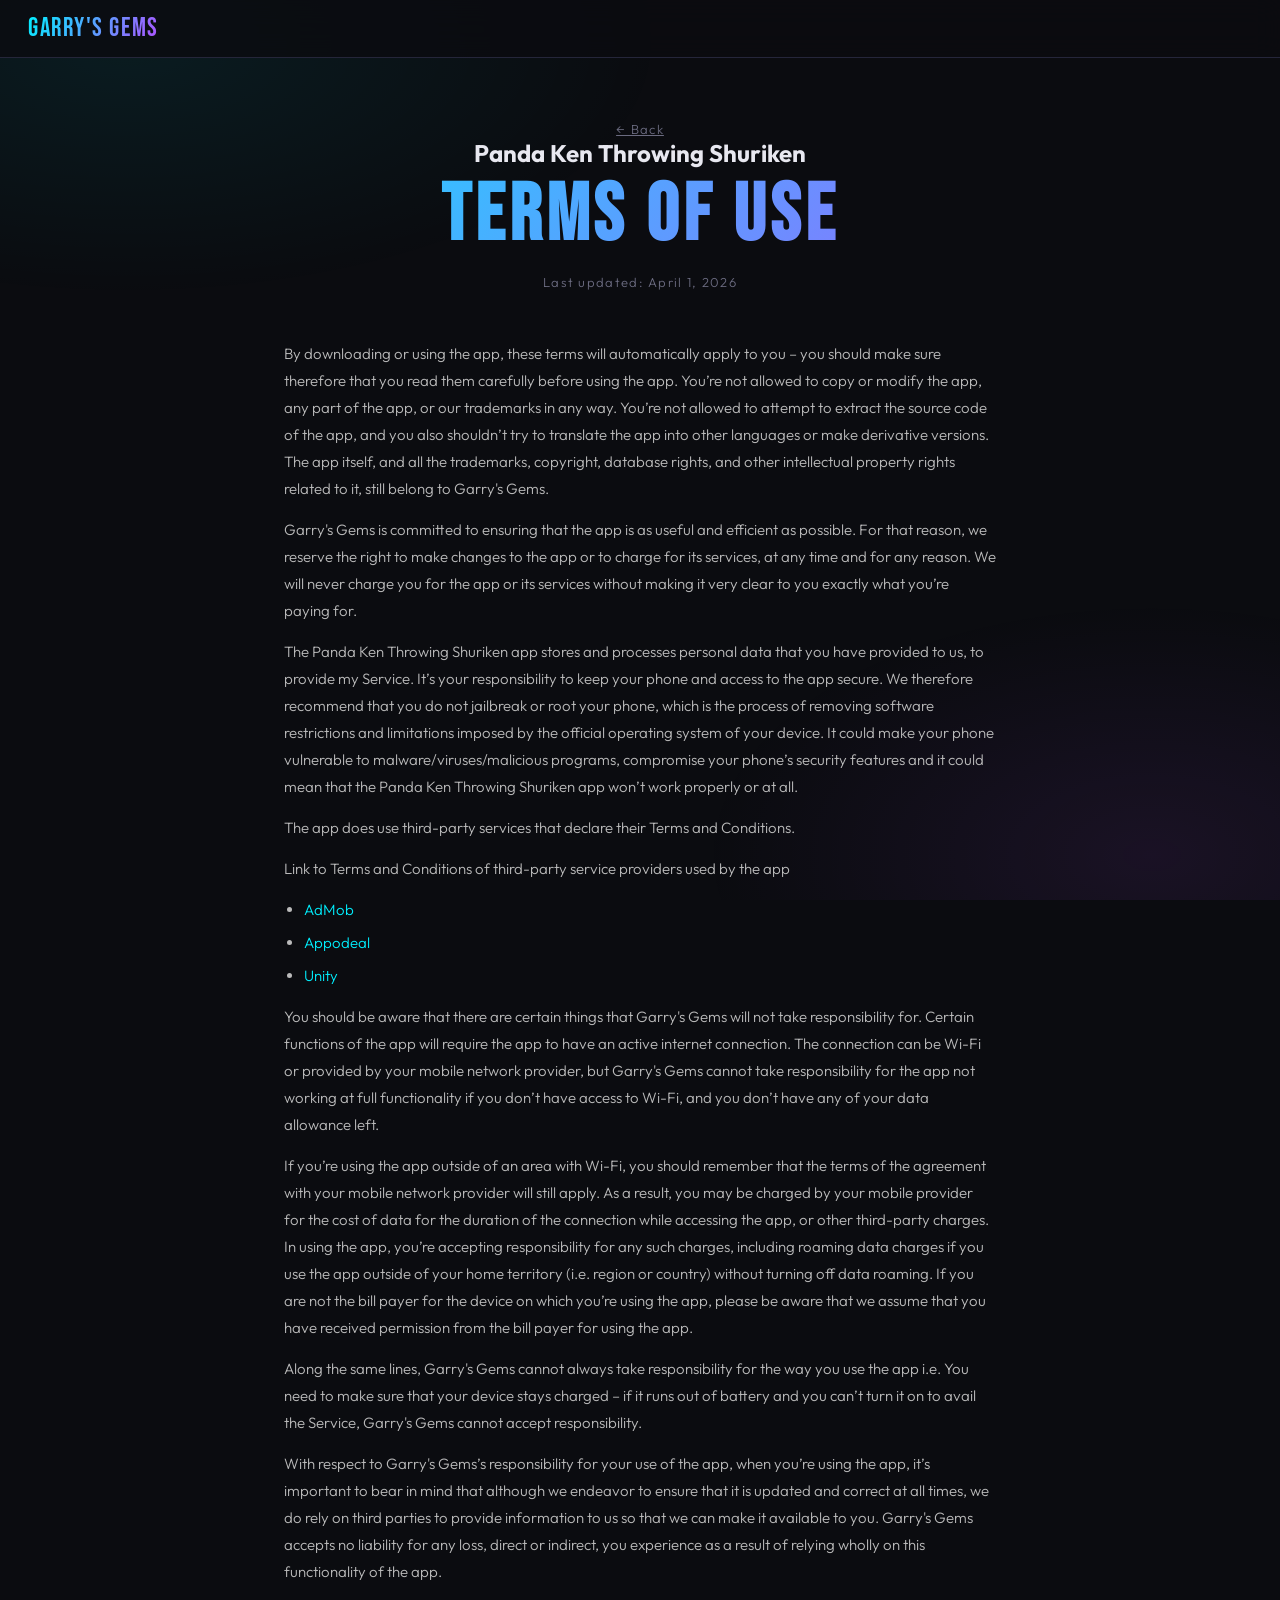
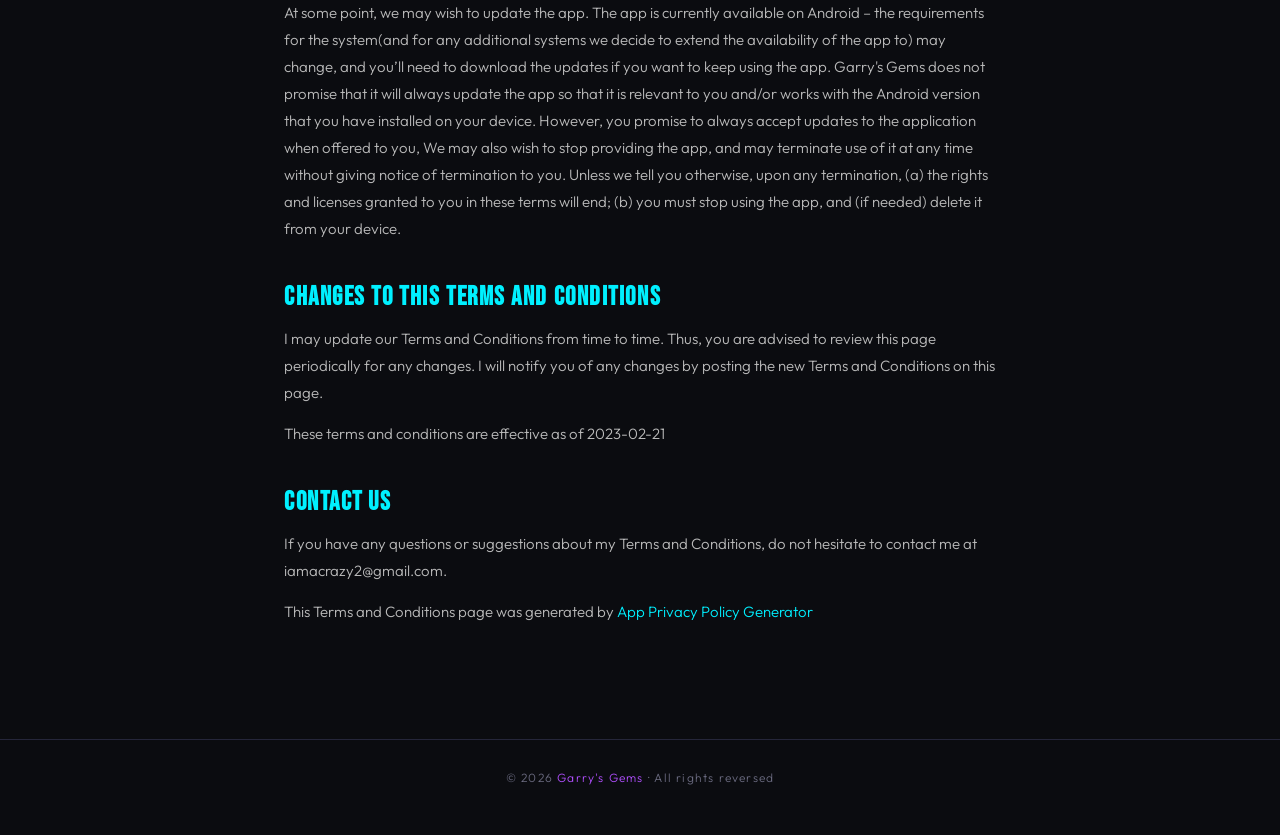
<file: panda-ken-throwing-shuriken/terms.html>
<!DOCTYPE html>
<html lang="en">
<head>
  <meta charset="UTF-8"/>
  <meta name="viewport" content="width=device-width, initial-scale=1.0"/>
  <title>Terms of Use — Panda Ken Throwing Shuriken</title>
  <link rel="stylesheet" href="../style.css"/>
</head>
<body>

<nav class="site-nav">
  <a class="nav-logo" href="../index.html">Garry's Gems</a>
  <!--<div class="nav-links">
    <a href="index.html#android">Android</a>
    <a href="index.html#yandex">Яндекс</a>
  </div>-->
</nav>

<div class="legal-hero reveal">
  <a href="game.html" class="updated">← Back</a>

  <h2>Panda Ken Throwing Shuriken</h2>
  <h1>Terms of Use</h1>
  <p class="updated">Last updated: April 1, 2026</p>
</div>

<div class="legal-body">
<p>                   By downloading or using the app, these terms will                   automatically apply to you – you should make sure therefore                   that you read them carefully before using the app. You’re not                   allowed to copy or modify the app, any part of the app, or                   our trademarks in any way. You’re not allowed to attempt to                   extract the source code of the app, and you also shouldn’t try                   to translate the app into other languages or make derivative                   versions. The app itself, and all the trademarks, copyright,                   database rights, and other intellectual property rights related                   to it, still belong to Garry's Gems.                 </p>
<p>                   Garry's Gems is committed to ensuring that the app is                   as useful and efficient as possible. For that reason, we                   reserve the right to make changes to the app or to charge for                   its services, at any time and for any reason. We will never                   charge you for the app or its services without making it very                   clear to you exactly what you’re paying for.                 </p>
<p>                   The Panda Ken Throwing Shuriken app stores and processes personal data that                   you have provided to us, to provide my                   Service. It’s your responsibility to keep your phone and                   access to the app secure. We therefore recommend that you do                   not jailbreak or root your phone, which is the process of                   removing software restrictions and limitations imposed by the                   official operating system of your device. It could make your                   phone vulnerable to malware/viruses/malicious programs,                   compromise your phone’s security features and it could mean                   that the Panda Ken Throwing Shuriken app won’t work properly or at all.                 </p>
<p>                     The app does use third-party services that declare their                     Terms and Conditions.                   </p>
<p>                     Link to Terms and Conditions of third-party service                     providers used by the app                   </p>
<ul><!----><li><a href="https://developers.google.com/admob/terms" target="_blank" rel="noopener noreferrer">AdMob</a></li><!----><!----><!----><!----><!----><!----><!----><li><a href="https://www.appodeal.com/home/terms-of-service/" target="_blank" rel="noopener noreferrer">Appodeal</a></li><!----><li><a href="https://unity3d.com/legal/terms-of-service" target="_blank" rel="noopener noreferrer">Unity</a></li><!----><!----><!----><!----><!----><!----><!----><!----><!----><!----><!----><!----><!----><!----><!----><!----></ul>
<p>                   You should be aware that there are certain things that                   Garry's Gems will not take responsibility for. Certain                   functions of the app will require the app to have an active                   internet connection. The connection can be Wi-Fi or provided                   by your mobile network provider, but Garry's Gems                   cannot take responsibility for the app not working at full                   functionality if you don’t have access to Wi-Fi, and you don’t                   have any of your data allowance left.                 </p>
<p>                   If you’re using the app outside of an area with Wi-Fi, you                   should remember that the terms of the agreement with your                   mobile network provider will still apply. As a result, you may                   be charged by your mobile provider for the cost of data for                   the duration of the connection while accessing the app, or                   other third-party charges. In using the app, you’re accepting                   responsibility for any such charges, including roaming data                   charges if you use the app outside of your home territory                   (i.e. region or country) without turning off data roaming. If                   you are not the bill payer for the device on which you’re                   using the app, please be aware that we assume that you have                   received permission from the bill payer for using the app.                 </p>
<p>                   Along the same lines, Garry's Gems cannot always take                   responsibility for the way you use the app i.e. You need to                   make sure that your device stays charged – if it runs out of                   battery and you can’t turn it on to avail the Service,                   Garry's Gems cannot accept responsibility.                 </p>
<p>                   With respect to Garry's Gems’s responsibility for your                   use of the app, when you’re using the app, it’s important to                   bear in mind that although we endeavor to ensure that it is                   updated and correct at all times, we do rely on third parties                   to provide information to us so that we can make it available                   to you. Garry's Gems accepts no liability for any                   loss, direct or indirect, you experience as a result of                   relying wholly on this functionality of the app.                 </p>
<p>                   At some point, we may wish to update the app. The app is                   currently available on Android – the requirements for the                    system(and for any additional systems we                   decide to extend the availability of the app to) may change,                   and you’ll need to download the updates if you want to keep                   using the app. Garry's Gems does not promise that it                   will always update the app so that it is relevant to you                   and/or works with the Android version that you have                   installed on your device. However, you promise to always                   accept updates to the application when offered to you, We may                   also wish to stop providing the app, and may terminate use of                   it at any time without giving notice of termination to you.                   Unless we tell you otherwise, upon any termination, (a) the                   rights and licenses granted to you in these terms will end;                   (b) you must stop using the app, and (if needed) delete it                   from your device.                 </p>
<h2>Changes to This Terms and Conditions</h2>
<p>                   I may update our Terms and Conditions                   from time to time. Thus, you are advised to review this page                   periodically for any changes. I will                   notify you of any changes by posting the new Terms and                   Conditions on this page.                 </p>
<p>                   These terms and conditions are effective as of 2023-02-21                 </p>
<h2>Contact Us</h2>
<p>                   If you have any questions or suggestions about my                   Terms and Conditions, do not hesitate to contact me                   at iamacrazy2@gmail.com.                 </p>
<p>This Terms and Conditions page was generated by <a href="https://app-privacy-policy-generator.nisrulz.com/" target="_blank" rel="noopener noreferrer">App Privacy Policy Generator</a></p>
</div>

<footer class="site-footer">
  <!-- <div class="footer-links">
    <a href="terms.html">Terms of Use</a>
    <a href="privacy.html">Privacy Policy</a>
  </div> -->
  © 2026 <span>Garry's Gems</span> · All rights reversed
</footer>

<script src="../main.js"></script>
</body>
</html>
</file>
<file: style.css>
/* ═══════════════════════════════════════
   GARRY'S GEMS — Shared Stylesheet
   ═══════════════════════════════════════ */

@import url('https://fonts.googleapis.com/css2?family=Bebas+Neue&family=Outfit:wght@300;400;500;600&display=swap');

*, *::before, *::after { box-sizing: border-box; margin: 0; padding: 0; }

:root {
  --bg:          #0b0c10;
  --surface:     #13141a;
  --card-bg:     #16171f;
  --card-border: #25263a;
  --gem1: #00f0ff;
  --gem2: #b14fff;
  --gem3: #ff4f8b;
  --text: #e8e8f0;
  --muted: #6b6b80;
  --radius: 14px;
  --font-display: 'Bebas Neue', sans-serif;
  --font-body:    'Outfit', sans-serif;
}

html { scroll-behavior: smooth; }

body {
  background: var(--bg);
  color: var(--text);
  font-family: var(--font-body);
  font-weight: 300;
  min-height: 100vh;
  overflow-x: hidden;
}

/* ── AMBIENT GLOW ── */
body::before {
  content: '';
  position: fixed;
  inset: 0;
  background:
    radial-gradient(ellipse 60% 40% at 10% 5%,  rgba(0,240,255,.07) 0%, transparent 70%),
    radial-gradient(ellipse 50% 40% at 90% 95%, rgba(177,79,255,.09) 0%, transparent 70%);
  pointer-events: none;
  z-index: 0;
}

/* ── SITE NAV ── */
.site-nav {
  position: sticky;
  top: 0;
  z-index: 100;
  background: rgba(11,12,16,.82);
  backdrop-filter: blur(14px);
  -webkit-backdrop-filter: blur(14px);
  border-bottom: 1px solid var(--card-border);
  display: flex;
  align-items: center;
  justify-content: space-between;
  padding: 0 28px;
  height: 58px;
  gap: 16px;
}

.nav-logo {
  font-family: var(--font-display);
  font-size: 26px;
  letter-spacing: 0.06em;
  background: linear-gradient(120deg, var(--gem1), var(--gem2));
  -webkit-background-clip: text;
  -webkit-text-fill-color: transparent;
  background-clip: text;
  text-decoration: none;
  white-space: nowrap;
}

.nav-links {
  display: flex;
  gap: 8px;
  flex-wrap: wrap;
}

.nav-links a {
  text-decoration: none;
  font-size: 12px;
  font-weight: 600;
  letter-spacing: 0.12em;
  text-transform: uppercase;
  padding: 6px 16px;
  border-radius: 100px;
  border: 1px solid var(--card-border);
  color: var(--muted);
  transition: all .2s;
  background: var(--surface);
}
.nav-links a:hover,
.nav-links a.active {
  color: var(--gem1);
  border-color: var(--gem1);
  box-shadow: 0 0 12px rgba(0,240,255,.18);
}

/* ── PAGE WRAPPER ── */
.page-wrap {
  position: relative;
  z-index: 10;
  max-width: 1160px;
  margin: 0 auto;
  padding: 0 24px 100px;
}

/* ── SECTION HEADER ── */
.section-header {
  display: flex;
  align-items: center;
  gap: 16px;
  margin-bottom: 36px;
}
.section-icon {
  width: 38px; height: 38px;
  border-radius: 10px;
  display: flex; align-items: center; justify-content: center;
  font-size: 18px;
  flex-shrink: 0;
}
.section-title {
  font-family: var(--font-display);
  font-size: 36px;
  letter-spacing: 0.08em;
  color: var(--text);
}
.section-line {
  flex: 1;
  height: 1px;
  background: linear-gradient(to right, var(--card-border), transparent);
}

/* ── GAME GRID ── */
.game-grid {
  display: grid;
  grid-template-columns: repeat(auto-fill, minmax(150px, 1fr));
  gap: 20px;
}

/* ── GAME CARD ── */
.game-card {
  display: flex;
  flex-direction: column;
  align-items: center;
  gap: 12px;
  text-decoration: none;
  background: var(--card-bg);
  border: 1px solid var(--card-border);
  border-radius: var(--radius);
  padding: 18px 14px 16px;
  transition: transform .22s, box-shadow .22s, border-color .22s;
  cursor: pointer;
}
.game-card:hover {
  transform: translateY(-6px) scale(1.02);
  border-color: var(--accent, var(--gem1));
  box-shadow: 0 12px 36px rgba(0,0,0,.45), 0 0 20px var(--glow, rgba(0,240,255,.18));
}
.android-section .game-card { --accent: var(--gem1); --glow: rgba(0,240,255,.18); }
.yandex-section  .game-card { --accent: #ff6900;      --glow: rgba(255,105,0,.20); }

.game-icon-img {
  width: 100%;
  aspect-ratio: 1 / 1;
  border-radius: 18px;
  object-fit: cover;
  background: #1e1f2e;
  display: block;
}

/* placeholder when no image */
.game-icon-placeholder {
  width: 100%;
  aspect-ratio: 1 / 1;
  border-radius: 18px;
  background: linear-gradient(135deg, #1e1f2e 0%, #2a2b3d 100%);
  display: flex;
  align-items: center;
  justify-content: center;
  font-size: 40px;
}

.game-name {
  font-size: 13px;
  font-weight: 600;
  text-align: center;
  color: var(--text);
  letter-spacing: 0.02em;
  line-height: 1.35;
}
.game-badge {
  font-size: 10px;
  color: var(--muted);
  letter-spacing: 0.06em;
  text-transform: uppercase;
}

/* ── FOOTER ── */
.site-footer {
  position: relative;
  z-index: 10;
  text-align: center;
  padding: 30px 20px 50px;
  color: var(--muted);
  font-size: 12px;
  letter-spacing: 0.1em;
  border-top: 1px solid var(--card-border);
}
.site-footer span { color: var(--gem2); }
.site-footer a { color: var(--muted); text-decoration: none; transition: color .2s; }
.site-footer a:hover { color: var(--gem1); }
.footer-links { display: flex; justify-content: center; gap: 20px; margin-bottom: 12px; flex-wrap: wrap; }

/* ── SCROLL REVEAL ── */
.reveal {
  opacity: 0;
  transform: translateY(28px);
  transition: opacity .6s ease, transform .6s ease;
}
.reveal.visible {
  opacity: 1;
  transform: translateY(0);
}

/* ── LEGAL PAGES ── */
.legal-hero {
  text-align: center;
  padding: 60px 20px 50px;
}
.legal-hero h1 {
  font-family: var(--font-display);
  font-size: clamp(42px, 8vw, 80px);
  letter-spacing: 0.06em;
  background: linear-gradient(130deg, var(--gem1), var(--gem2));
  -webkit-background-clip: text;
  -webkit-text-fill-color: transparent;
  background-clip: text;
}
.legal-hero .updated {
  color: var(--muted);
  font-size: 13px;
  margin-top: 10px;
  letter-spacing: 0.1em;
}

.legal-body {
  max-width: 760px;
  margin: 0 auto;
  padding: 0 24px 100px;
  position: relative;
  z-index: 10;
}
.legal-body h2 {
  font-family: var(--font-display);
  font-size: 26px;
  letter-spacing: 0.06em;
  color: var(--gem1);
  margin: 40px 0 12px;
}
.legal-body p {
  line-height: 1.8;
  color: #bbb;
  margin-bottom: 14px;
  font-size: 15px;
}
.legal-body ul {
  padding-left: 20px;
  margin-bottom: 14px;
}
.legal-body li {
  line-height: 1.8;
  color: #bbb;
  font-size: 15px;
  margin-bottom: 6px;
}
.legal-body a { color: var(--gem1); text-decoration: none; }
.legal-body a:hover { text-decoration: underline; }

/* ── BUTTON ── */
.btn {
  display: inline-flex;
  align-items: center;
  gap: 8px;
  padding: 11px 26px;
  border-radius: 100px;
  font-family: var(--font-body);
  font-size: 13px;
  font-weight: 600;
  letter-spacing: 0.1em;
  text-transform: uppercase;
  text-decoration: none;
  border: 1px solid transparent;
  cursor: pointer;
  transition: all .2s;
}
.btn-primary {
  background: linear-gradient(120deg, var(--gem1), var(--gem2));
  color: #0b0c10;
}
.btn-primary:hover {
  box-shadow: 0 0 24px rgba(0,240,255,.4);
  transform: translateY(-2px);
}
.btn-outline {
  background: var(--surface);
  color: var(--text);
  border-color: var(--card-border);
}
.btn-outline:hover {
  border-color: var(--gem1);
  color: var(--gem1);
  box-shadow: 0 0 14px rgba(0,240,255,.15);
}

/* ── RESPONSIVE ── */
@media (max-width: 600px) {
  .site-nav { padding: 0 16px; }
  .nav-links a { padding: 5px 12px; font-size: 11px; }
  .game-grid { grid-template-columns: repeat(auto-fill, minmax(130px, 1fr)); gap: 14px; }
  .page-wrap { padding: 0 16px 80px; }
}
</file>
